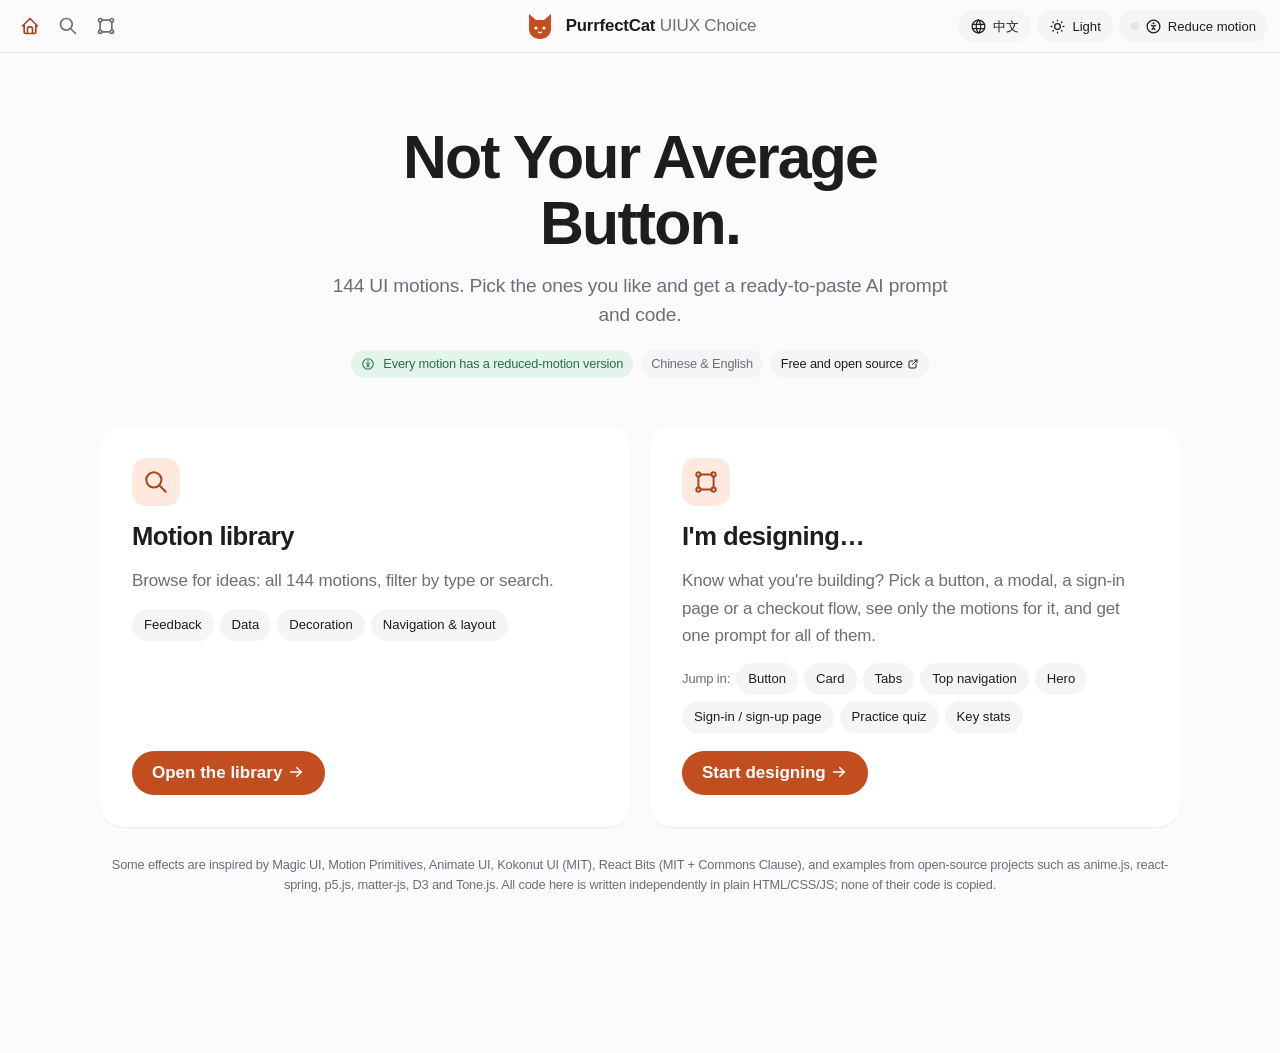
<file: site/index.html>
<!doctype html>
<html lang="zh-CN">
<head>
<meta charset="utf-8">
<meta name="viewport" content="width=device-width, initial-scale=1">
<title>PurrfectCat UIUX Choice</title>
<meta name="description" content="选网站类型、选栏目、选动效，拿到提示词、需求清单和能运行的代码。每个动效都附带减弱动效方案。 Pick a site type, sections and motions — every motion ships with a reduced-motion version.">
<meta name="color-scheme" content="light dark">
<link rel="icon" href="data:image/svg+xml,%3Csvg xmlns='http://www.w3.org/2000/svg' viewBox='0 0 64 64'%3E%3Cpath fill='%23d95f2e' d='M10 8l14 12h16l14-12v30c0 12-10 20-22 20S10 50 10 38z'/%3E%3C/svg%3E">
<script>
  // 先设好主题和减弱动效，避免页面闪一下
  (function () {
    var d = document.documentElement, t = null, r = null;
    try { t = localStorage.getItem("pc-theme"); r = localStorage.getItem("pc-rm"); } catch (e) {}
    d.dataset.theme = t || (matchMedia("(prefers-color-scheme: dark)").matches ? "dark" : "light");
    d.dataset.rm = (r === null ? matchMedia("(prefers-reduced-motion: reduce)").matches : r === "1") ? "1" : "0";
  })();
</script>
<link rel="stylesheet" href="assets/style.css">
</head>
<body>
<a class="sr-only" href="#app">跳到主要内容 / Skip to content</a>
<header class="top">
  <div class="wrap">
    <div class="navicons" id="navicons"></div>
    <a class="brand" href="#" aria-label="PurrfectCat UIUX Choice — 首页 / Home">
      <svg viewBox="0 0 64 64" aria-hidden="true">
        <path fill="var(--accent)" d="M10 8l14 12h16l14-12v30c0 12-10 20-22 20S10 50 10 38z"/>
        <circle cx="24" cy="36" r="3.2" fill="var(--surface)"/>
        <circle cx="40" cy="36" r="3.2" fill="var(--surface)"/>
        <path d="M29 44q3 3 6 0" stroke="var(--surface)" stroke-width="2.4" fill="none" stroke-linecap="round"/>
      </svg>
      <div><b>PurrfectCat</b> <span>UIUX Choice</span><div id="tagline" class="sr-only"></div></div>
    </a>
    <div class="tools">
      <button type="button" class="chip" id="btn-acct" hidden></button>
      <button type="button" class="chip" id="btn-lang"></button>
      <button type="button" class="chip" id="btn-theme"></button>
      <button type="button" class="chip" id="btn-rm" aria-pressed="false"></button>
    </div>
  </div>
</header>

<main class="wrap" id="app" tabindex="-1"></main>

<div class="bar" id="bar" hidden>
  <div class="wrap">
    <nav aria-label="步骤 / Steps"><ol class="steps" id="steps"></ol></nav>
    <div id="barsum"></div>
    <div class="helpbox" id="helpbox" hidden></div>
  </div>
</div>
<dialog id="dlg"></dialog>
<div class="toast" id="toast" role="status" aria-live="polite"></div>

<noscript><p class="wrap">这个网站需要开启 JavaScript。This site needs JavaScript.</p></noscript>
<script src="assets/config.js"></script>
<script src="assets/cloud.js"></script>
<script src="assets/content.js"></script>
<script src="assets/previews.js"></script>
<script src="assets/profile.js"></script>
<script src="assets/app.js"></script>
</body>
</html>
</file>
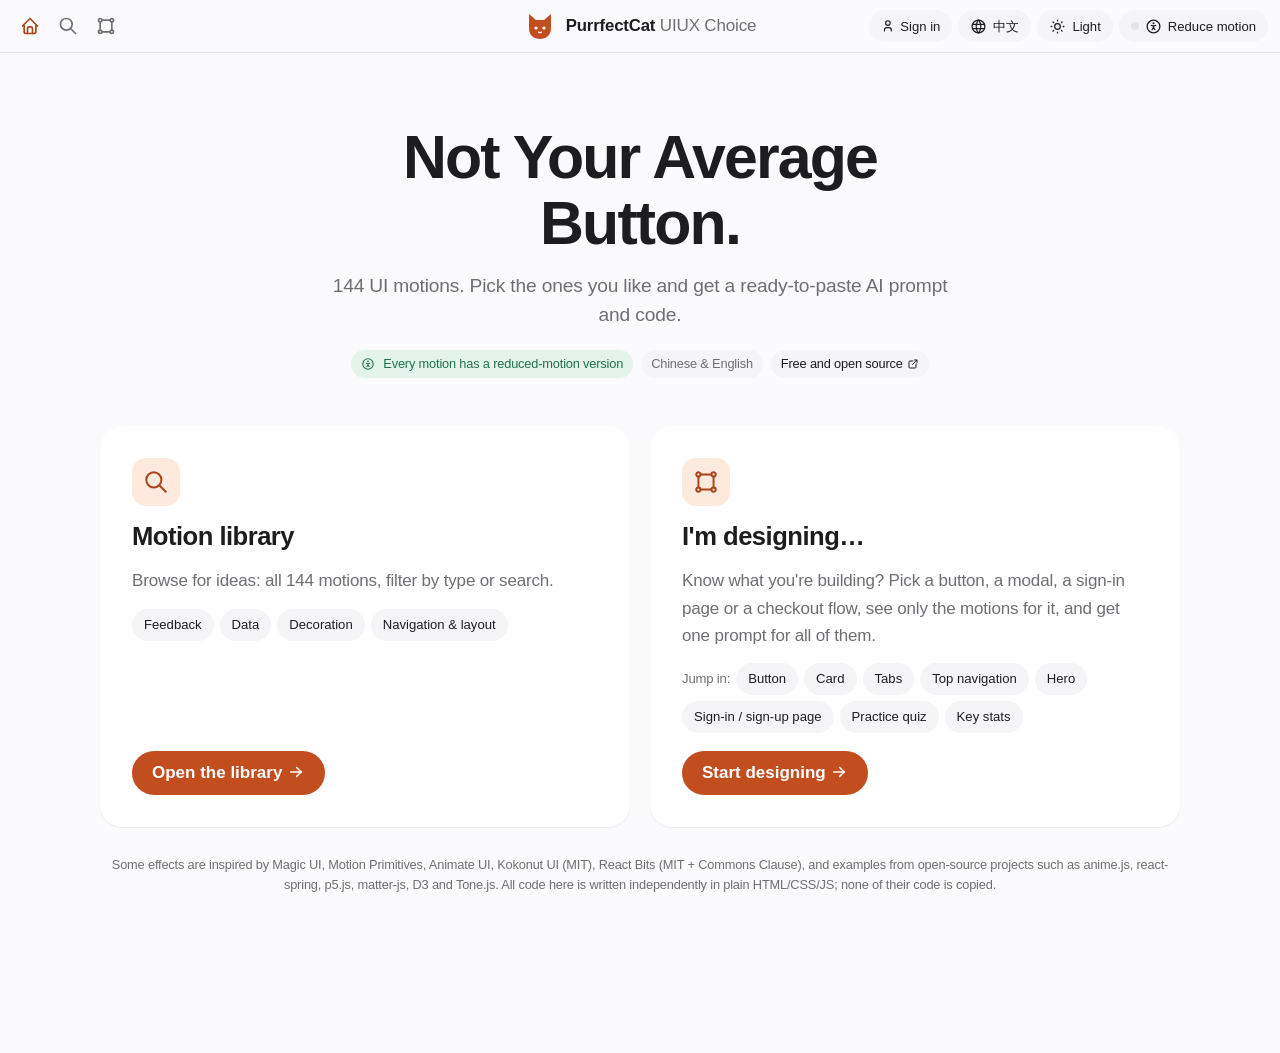
<file: tools/cloud-test.html>
<!doctype html>
<html lang="zh-CN">
<head>
<meta charset="utf-8">
<meta name="viewport" content="width=device-width, initial-scale=1">
<title>PurrfectCat UIUX Choice</title>
<meta name="description" content="选网站类型、选栏目、选动效，拿到提示词、需求清单和能运行的代码。每个动效都附带减弱动效方案。 Pick a site type, sections and motions — every motion ships with a reduced-motion version.">
<meta name="color-scheme" content="light dark">
<link rel="icon" href="data:image/svg+xml,%3Csvg xmlns='http://www.w3.org/2000/svg' viewBox='0 0 64 64'%3E%3Cpath fill='%23d95f2e' d='M10 8l14 12h16l14-12v30c0 12-10 20-22 20S10 50 10 38z'/%3E%3C/svg%3E">
<script>
  // 先设好主题和减弱动效，避免页面闪一下
  (function () {
    var d = document.documentElement, t = null, r = null;
    try { t = localStorage.getItem("pc-theme"); r = localStorage.getItem("pc-rm"); } catch (e) {}
    d.dataset.theme = t || (matchMedia("(prefers-color-scheme: dark)").matches ? "dark" : "light");
    d.dataset.rm = (r === null ? matchMedia("(prefers-reduced-motion: reduce)").matches : r === "1") ? "1" : "0";
  })();
</script>
<link rel="stylesheet" href="../site/assets/style.css">
</head>
<body>
<a class="sr-only" href="#app">跳到主要内容 / Skip to content</a>
<header class="top">
  <div class="wrap">
    <div class="navicons" id="navicons"></div>
    <a class="brand" href="#" aria-label="PurrfectCat UIUX Choice — 首页 / Home">
      <svg viewBox="0 0 64 64" aria-hidden="true">
        <path fill="var(--accent)" d="M10 8l14 12h16l14-12v30c0 12-10 20-22 20S10 50 10 38z"/>
        <circle cx="24" cy="36" r="3.2" fill="var(--surface)"/>
        <circle cx="40" cy="36" r="3.2" fill="var(--surface)"/>
        <path d="M29 44q3 3 6 0" stroke="var(--surface)" stroke-width="2.4" fill="none" stroke-linecap="round"/>
      </svg>
      <div><b>PurrfectCat</b> <span>UIUX Choice</span><div id="tagline" class="sr-only"></div></div>
    </a>
    <div class="tools">
      <button type="button" class="chip" id="btn-acct" hidden></button>
      <button type="button" class="chip" id="btn-lang"></button>
      <button type="button" class="chip" id="btn-theme"></button>
      <button type="button" class="chip" id="btn-rm" aria-pressed="false"></button>
    </div>
  </div>
</header>

<main class="wrap" id="app" tabindex="-1"></main>

<div class="bar" id="bar" hidden>
  <div class="wrap">
    <nav aria-label="步骤 / Steps"><ol class="steps" id="steps"></ol></nav>
    <div id="barsum"></div>
    <div class="helpbox" id="helpbox" hidden></div>
  </div>
</div>
<dialog id="dlg"></dialog>
<div class="toast" id="toast" role="status" aria-live="polite"></div>

<noscript><p class="wrap">这个网站需要开启 JavaScript。This site needs JavaScript.</p></noscript>
<script>window.CLOUD_CONFIG = { url: "mock", anonKey: "mock" };</script>
<script src="mock-cloud.js"></script>
<script src="../site/assets/cloud.js"></script>
<script src="../site/assets/content.js"></script>
<script src="../site/assets/previews.js"></script>
<script src="../site/assets/profile.js"></script>
<script src="../site/assets/app.js"></script>
</body>
</html>
</file>
<file: site/assets/style.css>
/* PurrfectCat UIUX Choice */
:root {
  --bg: #fbfbfd;
  --surface: #ffffff;
  --surface-2: #f5f5f7;
  --ink: #1d1d1f;
  --muted: #6e6e73;
  --border: #e3e3e8;
  --accent: #c24e1f;
  --accent-ink: #a8431b;
  --accent-soft: #fde9dd;
  --ok: #23704c;
  --ok-soft: #e3f4ea;
  --bad: #c2413a;
  --bad-soft: #fbe5e3;
  --shadow-sm: 0 1px 2px rgb(0 0 0 / 0.04), 0 1px 1px rgb(0 0 0 / 0.03);
  --shadow-md: 0 8px 30px rgb(0 0 0 / 0.08);
  --r-sm: 10px;
  --r-md: 14px;
  --r-lg: 18px;
  --font: -apple-system, BlinkMacSystemFont, "SF Pro Text", "Segoe UI", Roboto, "PingFang SC", "Hiragino Sans GB", "Microsoft YaHei", sans-serif;
  --mono: ui-monospace, SFMono-Regular, Menlo, Consolas, monospace;
  --fast: 150ms;
  --base: 250ms;
  --ease: cubic-bezier(0.2, 0.8, 0.2, 1);
  color-scheme: light;
}
[data-theme="dark"] {
  --bg: #000000;
  --surface: #1c1c1e;
  --surface-2: #2c2c2e;
  --ink: #f5f5f7;
  --muted: #98989d;
  --border: #38383a;
  --accent: #f08a5d;
  --accent-ink: #f6a982;
  --accent-soft: #3b2519;
  --ok: #5cc493;
  --ok-soft: #173326;
  --bad: #ef7d74;
  --bad-soft: #3a1c1a;
  --shadow-sm: 0 1px 2px rgb(0 0 0 / 0.5);
  --shadow-md: 0 8px 30px rgb(0 0 0 / 0.6);
  color-scheme: dark;
}

* { box-sizing: border-box; }
html { -webkit-text-size-adjust: 100%; }
body { margin: 0; background: var(--bg); color: var(--ink); font: 16px/1.6 var(--font); }
a { color: var(--accent-ink); }
button { font: inherit; color: inherit; }
:focus-visible { outline: 3px solid var(--accent); outline-offset: 2px; border-radius: 6px; }
.sr-only { position: absolute; width: 1px; height: 1px; overflow: hidden; clip: rect(0 0 0 0); white-space: nowrap; }
code { font-family: var(--mono); font-size: 0.88em; background: var(--surface-2); padding: 0.1em 0.35em; border-radius: 5px; }

.wrap { max-width: 1120px; margin: 0 auto; padding: 0 20px; }

/* ---------- 顶栏 ---------- */
.top { position: sticky; top: 0; z-index: 20; background: color-mix(in srgb, var(--bg) 88%, transparent); backdrop-filter: blur(10px); border-bottom: 1px solid var(--border); }
.top .wrap { display: flex; align-items: center; gap: 12px; height: 60px; }
.brand { display: flex; align-items: center; gap: 10px; text-decoration: none; color: var(--ink); margin-right: auto; }
.brand svg { width: 32px; height: 32px; flex: none; }
.brand b { font-size: 1.05rem; letter-spacing: -0.01em; }
.brand span { color: var(--muted); font-weight: 500; }
.tools { display: flex; gap: 6px; align-items: center; }
.chip { display: inline-flex; align-items: center; gap: 6px; height: 36px; padding: 0 12px; border: 1px solid var(--border); border-radius: 999px; background: var(--surface); cursor: pointer; font-size: 0.875rem; white-space: nowrap; }
.chip:hover { border-color: var(--accent); }
.chip[aria-pressed="true"] { background: var(--accent-soft); border-color: var(--accent); color: var(--accent-ink); }
.chip .dot { width: 8px; height: 8px; border-radius: 50%; background: var(--border); }
.chip[aria-pressed="true"] .dot { background: var(--accent); }

/* ---------- 步骤条 ---------- */
.steps { display: flex; gap: 8px; list-style: none; padding: 6px 0 10px; margin: 0; overflow-x: auto; }
.steps li { flex: 1; min-width: 120px; }
.steps button { width: 100%; display: flex; align-items: center; gap: 10px; padding: 10px 12px; border: 0; border-radius: var(--r-md); background: transparent; color: var(--muted); cursor: pointer; text-align: left; }
.steps button:disabled { cursor: default; opacity: 0.55; }
.steps .n { width: 26px; height: 26px; flex: none; display: grid; place-items: center; border-radius: 50%; border: 2px solid var(--border); font-size: 0.8rem; font-weight: 700; }
.steps [aria-current="step"] { background: var(--surface); color: var(--ink); box-shadow: var(--shadow-sm); }
.steps [aria-current="step"] .n { border-color: var(--accent); background: var(--accent); color: #fff; }
.steps .done .n { border-color: var(--accent); color: var(--accent-ink); }
.steps small { display: block; font-size: 0.75rem; white-space: nowrap; }

/* ---------- 标题区 ---------- */
.head { padding: 28px 0 18px; }
.head h1 { font-size: clamp(1.6rem, 3.2vw, 2.3rem); line-height: 1.2; letter-spacing: -0.02em; margin: 0 0 8px; }
.head p { margin: 0; color: var(--muted); max-width: 62ch; }
.hero-note { display: flex; flex-wrap: wrap; gap: 8px; margin-top: 14px; }
.pill { display: inline-flex; align-items: center; gap: 6px; padding: 4px 10px; border-radius: 999px; background: var(--surface-2); font-size: 0.8rem; color: var(--muted); }
.pill.accent { background: var(--accent-soft); color: var(--accent-ink); }
.pill.ok { background: var(--ok-soft); color: var(--ok); }

/* ---------- 网格与卡片 ---------- */
.grid { display: grid; gap: 14px; grid-template-columns: repeat(auto-fill, minmax(240px, 1fr)); padding-bottom: 120px; }
.card { position: relative; background: var(--surface); border: 1.5px solid var(--border); border-radius: var(--r-lg); padding: 18px; transition: border-color var(--fast), box-shadow var(--fast), transform var(--fast) var(--ease); }
.card.pick { cursor: pointer; }
.card.pick:hover { border-color: color-mix(in srgb, var(--accent) 50%, var(--border)); box-shadow: var(--shadow-md); }
.card.is-on { border-color: var(--accent); box-shadow: 0 0 0 3px var(--accent-soft); }
.card.is-off { opacity: 0.6; }
.card h3 { margin: 0 0 4px; font-size: 1.05rem; }
.card p { margin: 0; color: var(--muted); font-size: 0.9rem; }
.card .icon { font-size: 1.7rem; line-height: 1; margin-bottom: 10px; }
.card .meta { display: flex; flex-wrap: wrap; gap: 6px; margin-top: 12px; }
.card .ex { font-size: 0.8rem; margin-top: 6px; }
.card input[type="checkbox"], .card input[type="radio"] { position: absolute; opacity: 0; inset: 0; width: 100%; height: 100%; margin: 0; cursor: pointer; }
.card input:disabled { cursor: not-allowed; }
.card:has(input:focus-visible) { outline: 3px solid var(--accent); outline-offset: 2px; }
.check-mark { position: absolute; top: 14px; right: 14px; width: 24px; height: 24px; border-radius: 50%; border: 2px solid var(--border); display: grid; place-items: center; background: var(--surface); }
.check-mark svg { width: 14px; height: 14px; stroke: #fff; stroke-width: 3; fill: none; opacity: 0; }
.is-on .check-mark { background: var(--accent); border-color: var(--accent); }
.is-on .check-mark svg { opacity: 1; }
.card .more { position: relative; z-index: 2; margin-top: 12px; }
.linkbtn { border: 0; background: none; padding: 0; color: var(--accent-ink); cursor: pointer; font-size: 0.85rem; text-decoration: underline; text-underline-offset: 3px; }
.req { margin: 10px 0 0; padding: 12px; border-radius: var(--r-md); background: var(--surface-2); font-size: 0.85rem; color: var(--ink); }
.req dt { font-weight: 700; }
.req dd { margin: 0 0 8px; color: var(--muted); }

.group-title { display: flex; align-items: baseline; gap: 10px; margin: 26px 0 12px; }
.group-title h2 { margin: 0; font-size: 1.15rem; }
.group-title p { margin: 0; color: var(--muted); font-size: 0.9rem; }
.grid.flush { padding-bottom: 0; }
.spacer { height: 120px; }

/* ---------- 动效卡 ---------- */
.tabs { display: flex; gap: 6px; flex-wrap: wrap; margin: 4px 0 6px; }
.tabs button { height: 36px; padding: 0 14px; border-radius: 999px; border: 1px solid var(--border); background: var(--surface); cursor: pointer; font-size: 0.9rem; }
.tabs button[aria-selected="true"] { background: var(--ink); color: var(--bg); border-color: var(--ink); }
.tabs .count { opacity: 0.6; margin-left: 4px; }

.mcard { padding: 0; overflow: hidden; display: flex; flex-direction: column; }
.stage { position: relative; height: 132px; display: grid; place-items: center; background: var(--surface-2); border-bottom: 1px solid var(--border); overflow: hidden; isolation: isolate; }
.stage .hint { position: absolute; left: 10px; bottom: 8px; font-size: 0.72rem; color: var(--muted); pointer-events: none; }
.stage .playbtn { position: absolute; right: 8px; bottom: 8px; z-index: 3; height: 28px; padding: 0 10px; border-radius: 999px; border: 1px solid var(--border); background: var(--surface); font-size: 0.75rem; cursor: pointer; }
.mcard .stage { z-index: 1; cursor: pointer; }
.mcard .check-mark { top: 146px; }
.mcard .foot .more { white-space: nowrap; }
.mcard .body { padding: 14px 16px 6px; flex: 1; }
.mcard .body h3 { padding-right: 30px; }
.mcard .foot { display: flex; justify-content: space-between; align-items: center; gap: 8px; padding: 10px 16px 14px; }
.mcard .facts { font-size: 0.78rem; color: var(--muted); }
.usedin { font-size: 0.78rem; color: var(--muted); margin-top: 8px; }
.refline { font-size: 0.75rem; color: var(--muted); margin: 4px 0 0; }
.ext .stage { background: repeating-linear-gradient(-45deg, var(--surface-2) 0 10px, var(--surface) 10px 20px); }
.ext .stage span { padding: 6px 12px; border-radius: 999px; background: var(--surface); border: 1px solid var(--border); font-size: 0.8rem; color: var(--muted); }

.group-title.cat { margin-top: 34px; padding-top: 18px; border-top: 1px solid var(--border); }
.mgroup { margin: 14px 0 6px; }
.mgroup__title { display: flex; align-items: center; gap: 8px; margin: 0 0 10px; font-size: 0.95rem; }
.mtools { display: flex; flex-wrap: wrap; align-items: center; gap: 10px 14px; margin: 12px 0 0; font-size: 0.85rem; color: var(--muted); }
.pill.rec { font-size: 0.7rem; padding: 2px 8px; vertical-align: 2px; }

.entry { display: flex; align-items: center; justify-content: space-between; gap: 12px 20px; flex-wrap: wrap; margin: 0 0 16px; padding: 14px 18px; border: 1.5px dashed var(--accent); border-radius: var(--r-lg); background: var(--accent-soft); }
.entry b { display: block; }
.entry span { color: var(--muted); font-size: 0.9rem; }
.back-site { margin-bottom: 10px; }
.chips { display: flex; flex-wrap: wrap; gap: 6px; margin: 10px 0; }
.chips .chip { height: 32px; font-size: 0.82rem; }
.search input { width: min(420px, 100%); height: 40px; padding: 0 14px; border: 1.5px solid var(--border); border-radius: 999px; background: var(--surface); color: var(--ink); font: inherit; }
.search input:focus-visible { outline: 3px solid var(--accent); outline-offset: 1px; }
.mgroup__title small { color: var(--muted); font-weight: 400; font-size: 0.8rem; }
.pill.tpill { padding: 1px 8px; font-size: 0.72rem; background: var(--surface-2); }
.empty { color: var(--muted); padding: 30px 0; }

/* ---------- 首页 ---------- */
.home { padding: 40px 0 80px; }
.home h1 { font-size: clamp(1.8rem, 4vw, 2.8rem); line-height: 1.15; letter-spacing: -0.02em; margin: 0 0 12px; max-width: 20ch; }
.home__lead { color: var(--muted); max-width: 60ch; margin: 0; font-size: 1.05rem; }
.entries { display: grid; grid-template-columns: repeat(auto-fit, minmax(300px, 1fr)); gap: 16px; margin: 32px 0 24px; }
.entry-card { display: flex; flex-direction: column; gap: 10px; padding: 24px; border: 1.5px solid var(--border); border-radius: var(--r-lg); background: var(--surface); }
.entry-card__icon { font-size: 2rem; line-height: 1; }
.entry-card h2 { margin: 0; font-size: 1.35rem; }
.entry-card p { margin: 0; color: var(--muted); }
.entry-card__chips { display: flex; flex-wrap: wrap; gap: 6px; align-items: center; margin: 4px 0 8px; }
.entry-card__chips .chip { height: 32px; font-size: 0.82rem; }
.entry-card .btn { align-self: flex-start; margin-top: auto; }
.quick { font-size: 0.82rem; color: var(--muted); }
.steps[hidden], .bar[hidden] { display: none; }

/* ---------- 筛选与分组 ---------- */
.filters { display: flex; flex-wrap: wrap; gap: 6px; align-items: center; margin: 4px 0 12px; }
.filters__label { font-size: 0.85rem; color: var(--muted); margin-right: 4px; }
.filters .chip { height: 32px; font-size: 0.82rem; }
.fblock { margin: 8px 0 28px; padding-top: 18px; border-top: 1px solid var(--border); }
.fblock__title { margin: 0 0 6px; font-size: 1.3rem; }
.cards { display: grid; gap: 12px; grid-template-columns: repeat(auto-fill, minmax(210px, 1fr)); }

/* ---------- 动效卡：预览 + 名字 + 复制 ---------- */
.mcard { padding: 0; overflow: hidden; display: flex; flex-direction: column; }
.mcard .stage { height: 128px; }
.pickbox { position: absolute; top: 134px; right: 10px; z-index: 3; width: 32px; height: 32px; display: grid; place-items: center; cursor: pointer; }
.pickbox .check-mark { position: static; width: 26px; height: 26px; }
.pickbox:hover .check-mark { border-color: var(--accent); }
.mcard:has(input:focus-visible) { outline: none; }
.pickbox:has(input:focus-visible) .check-mark { outline: 3px solid var(--accent); outline-offset: 2px; }
.mcard .playbtn { width: 28px; padding: 0; }
.mbody { position: relative; z-index: 2; display: flex; align-items: center; gap: 6px; flex-wrap: wrap; padding: 10px 44px 4px 14px; }
.mname { border: 0; background: none; padding: 0; font: inherit; font-weight: 700; color: var(--ink); text-align: left; cursor: pointer; text-decoration: underline; text-decoration-color: transparent; text-underline-offset: 3px; transition: text-decoration-color var(--fast); }
.mname:hover { text-decoration-color: currentColor; }
.copies { position: relative; z-index: 2; display: flex; flex-wrap: wrap; gap: 6px; padding: 6px 14px 14px; }
.cbtn { height: 28px; padding: 0 10px; border: 1px solid var(--border); border-radius: 8px; background: var(--surface-2); color: var(--ink); font: 600 0.75rem var(--font); cursor: pointer; text-decoration: none; display: inline-flex; align-items: center; }
.cbtn { transition: background-color var(--fast), border-color var(--fast), color var(--fast), transform var(--fast) var(--ease), box-shadow var(--fast); }
.cbtn:hover, .cbtn:focus-visible { border-color: var(--accent); background: var(--accent-soft); color: var(--accent-ink); transform: translateY(-1px); box-shadow: var(--shadow-sm); }
.cbtn:active { transform: scale(0.96); }
.cbtn:first-child { background: var(--accent-soft); border-color: transparent; color: var(--accent-ink); }
.cbtn:first-child:hover, .cbtn:first-child:focus-visible { background: var(--accent); border-color: var(--accent); color: #fff; }
[data-theme="dark"] .cbtn:first-child:hover, [data-theme="dark"] .cbtn:first-child:focus-visible { color: #1b120c; }
.cbtn.is-copied, .cbtn.is-copied:hover { background: var(--ok-soft); border-color: var(--ok); color: var(--ok); }
[data-rm="1"] .cbtn:hover, [data-rm="1"] .cbtn:focus-visible, [data-rm="1"] .cbtn:active { transform: none; }

/* 四大类：下划线标签（第一层），类型：小圆角按钮（第二层） */
.cattabs { position: relative; display: flex; gap: 4px; margin: 4px 0 14px; border-bottom: 1px solid var(--border); overflow-x: auto; scrollbar-width: none; }
.cattabs button { flex: none; padding: 10px 14px 12px; border: 0; background: none; color: var(--muted); font: inherit; font-size: 1.05rem; font-weight: 600; cursor: pointer; white-space: nowrap; transition: color var(--fast); }
.cattabs button:hover { color: var(--ink); }
.cattabs button[aria-selected="true"] { color: var(--ink); }
.cattabs .count { margin-left: 6px; font-size: 0.8rem; font-weight: 500; color: var(--muted); }
.cattabs__bar { position: absolute; left: 0; bottom: -1px; height: 3px; width: var(--w, 0); transform: translateX(var(--x, 0)); border-radius: 3px 3px 0 0; background: var(--accent); transition: transform var(--base) var(--ease), width var(--base) var(--ease); }
[data-rm="1"] .cattabs__bar { transition: none; }
.typefilters .chip { height: 30px; font-size: 0.8rem; }

/* ---------- 检查清单 ---------- */
.checklist-panel summary { cursor: pointer; display: grid; gap: 4px; list-style: none; }
.checklist-panel summary::-webkit-details-marker { display: none; }
.checklist-panel summary b::before { content: "▸ "; color: var(--muted); }
.checklist-panel[open] summary b::before { content: "▾ "; }
.checklist-panel summary span { color: var(--muted); font-size: 0.9rem; }
.check-group h3 { margin: 18px 0 6px; font-size: 1rem; }
.checks { list-style: none; margin: 10px 0 0; padding: 0; display: grid; gap: 6px; }
.checks label { display: flex; gap: 10px; align-items: flex-start; font-size: 0.9rem; cursor: pointer; }
.checks input { margin-top: 4px; accent-color: var(--accent); }
.checks input:checked + span { color: var(--muted); text-decoration: line-through; }

/* ---------- 底栏 ---------- */
.bar { position: fixed; left: 0; right: 0; bottom: 0; z-index: 15; background: color-mix(in srgb, var(--surface) 94%, transparent); backdrop-filter: blur(10px); border-top: 1px solid var(--border); }
.bar .wrap { display: flex; align-items: center; gap: 12px; min-height: 72px; padding-top: 10px; padding-bottom: calc(10px + env(safe-area-inset-bottom)); }
.bar .sum { margin-right: auto; font-size: 0.9rem; color: var(--muted); min-width: 0; }
.bar .sum b { color: var(--ink); }
.btn { height: 44px; padding: 0 20px; border-radius: 999px; border: 1.5px solid var(--border); background: var(--surface); cursor: pointer; font-weight: 600; white-space: nowrap; }
.btn:hover { border-color: var(--ink); }
.btn.primary { background: var(--accent); border-color: var(--accent); color: #fff; }
.btn.primary:hover { background: var(--accent-ink); border-color: var(--accent-ink); }
[data-theme="dark"] .btn.primary { color: #1b120c; }
.btn:disabled { opacity: 0.45; cursor: not-allowed; }
.btn.sm { height: 34px; padding: 0 14px; font-size: 0.85rem; }

/* ---------- 结果页 ---------- */
.result { display: grid; gap: 16px; padding-bottom: 120px; }
.panel { background: var(--surface); border: 1.5px solid var(--border); border-radius: var(--r-lg); padding: 20px; }
.panel h2 { margin: 0 0 6px; font-size: 1.1rem; }
.panel > p { margin: 0 0 12px; color: var(--muted); font-size: 0.9rem; }
.panel .row { display: flex; gap: 8px; flex-wrap: wrap; margin-top: 12px; }
pre { margin: 0; max-height: 420px; overflow: auto; padding: 16px; border-radius: var(--r-md); background: #1d1814; color: #f1e8df; font: 13px/1.55 var(--mono); white-space: pre-wrap; word-break: break-word; }
.checklist { margin: 0; padding: 0; list-style: none; display: grid; gap: 12px; }
.checklist > li { border: 1px solid var(--border); border-radius: var(--r-md); padding: 14px; }
.checklist h3 { margin: 0 0 6px; font-size: 1rem; display: flex; gap: 8px; align-items: center; flex-wrap: wrap; }
.checklist ul { margin: 6px 0 0; padding-left: 1.2em; color: var(--muted); font-size: 0.9rem; }
.checklist .rmline { color: var(--ok); }
.toast { position: fixed; left: 50%; bottom: 96px; transform: translateX(-50%); z-index: 40; padding: 10px 16px; border-radius: 999px; background: var(--ink); color: var(--bg); font-size: 0.9rem; opacity: 0; pointer-events: none; transition: opacity var(--base); }
.toast.on { opacity: 1; }

/* ---------- 详情弹窗 ---------- */
dialog { width: min(760px, calc(100vw - 24px)); max-height: calc(100vh - 40px); padding: 0; border: 1px solid var(--border); border-radius: var(--r-lg); background: var(--surface); color: var(--ink); box-shadow: var(--shadow-md); }
dialog::backdrop { background: rgb(20 12 6 / 0.45); }
.dlg-head { position: sticky; top: 0; display: flex; align-items: flex-start; gap: 12px; padding: 18px 20px; background: var(--surface); border-bottom: 1px solid var(--border); z-index: 1; }
.dlg-head h2 { margin: 0; font-size: 1.2rem; }
.dlg-head p { margin: 2px 0 0; color: var(--muted); font-size: 0.9rem; }
.dlg-head .btn { margin-left: auto; }
.dlg-body { padding: 4px 20px 20px; }
.dlg-body h3 { font-size: 0.95rem; margin: 18px 0 6px; }
.dlg-body ul { margin: 0; padding-left: 1.2em; }
.dlg-body .stage { height: 170px; border: 1px solid var(--border); border-radius: var(--r-md); margin-top: 16px; }
.codetabs { display: flex; gap: 6px; margin: 8px 0; }
.codetabs button { height: 30px; padding: 0 12px; border-radius: 8px; border: 1px solid var(--border); background: var(--surface); cursor: pointer; font: 600 0.8rem var(--mono); }
.codetabs button[aria-selected="true"] { background: var(--ink); color: var(--bg); }

.foot-note { color: var(--muted); font-size: 0.8rem; padding: 0 0 110px; }

.steps button > span:last-child { white-space: nowrap; }
.chip .ic { font-size: 0.95rem; }
@media (max-width: 640px) {
  .brand span, .chip .lbl { display: none; }
  .chip { padding: 0 10px; }
  .top .wrap { gap: 8px; }
  .steps { gap: 4px; }
  .steps small { display: none; }
  .steps li { flex: 0 0 auto; min-width: 0; }
  .steps button { padding: 8px; }
  .steps button > span:last-child { display: none; }
  .steps [aria-current="step"] > span:last-child { display: inline; }
  .bar .sum { font-size: 0.8rem; }
  .btn { padding: 0 16px; }
}

/* ======================================================
   预览舞台：每个动效的迷你演示
   ====================================================== */
.stage > * { transition-timing-function: var(--ease); }
.pv-card { width: 150px; padding: 10px; border-radius: 12px; background: var(--surface); border: 1.5px solid var(--border); display: grid; gap: 2px; font-size: 0.8rem; transition: transform 150ms var(--ease), box-shadow 150ms, border-color 150ms; }
.pv-card small { color: var(--muted); }
.pv-cover { height: 34px; border-radius: 8px; background: linear-gradient(135deg, var(--accent-soft), #e8e2ff); margin-bottom: 4px; }
.pv-card.on { transform: translateY(-4px); box-shadow: var(--shadow-md); border-color: var(--accent); }

.pv-bookmark svg { width: 44px; height: 44px; fill: transparent; stroke: var(--muted); stroke-width: 1.8; stroke-linejoin: round; transition: fill 200ms, stroke 200ms; }
.pv-bookmark { display: inline-block; }
.pv-bookmark.on svg { fill: var(--accent); stroke: var(--accent); }
.pv-bookmark.on { animation: pv-pop 350ms var(--ease); }
@keyframes pv-pop { 0% { transform: scale(1); } 40% { transform: scale(1.3); } 100% { transform: scale(1); } }

.pv-play { position: relative; width: 60px; height: 60px; border-radius: 50%; background: var(--accent); display: grid; place-items: center; }
.pv-play svg { position: absolute; width: 26px; height: 26px; fill: #fff; transition: opacity 250ms, transform 250ms var(--ease); }
.pv-play .i-pause { opacity: 0; transform: rotate(-90deg) scale(0.6); }
.pv-play.on .i-play { opacity: 0; transform: rotate(90deg) scale(0.6); }
.pv-play.on .i-pause { opacity: 1; transform: none; }

.pv-options { display: flex; gap: 8px; }
.pv-opt { position: relative; width: 52px; height: 44px; display: grid; place-items: center; border: 2px solid var(--border); border-radius: 10px; background: var(--surface); font-weight: 700; transition: border-color 150ms, background 150ms; }
.pv-opt.on { border-color: var(--accent); background: var(--accent-soft); }
.pv-opt.on::after { content: ""; position: absolute; inset: -2px; border-radius: inherit; animation: pv-pulse 400ms var(--ease); }
@keyframes pv-pulse { from { box-shadow: 0 0 0 0 color-mix(in srgb, var(--accent) 45%, transparent); } to { box-shadow: 0 0 0 12px transparent; } }
.pv-wrong.on { border-color: var(--bad); background: var(--bad-soft); animation: pv-shake 300ms ease-in-out; }
.pv-wrong.on::after { animation: none; }
@keyframes pv-shake { 0%, 100% { transform: translateX(0); } 20%, 60% { transform: translateX(-6px); } 40%, 80% { transform: translateX(6px); } }
.pv-hint { position: absolute; top: 18px; color: var(--bad); font-weight: 600; opacity: 0; transition: opacity 150ms; }
.pv-hint.on { opacity: 1; }

.pv-confetti { position: relative; display: grid; place-items: center; }
.pv-btn { padding: 8px 18px; border-radius: 999px; background: var(--accent); color: #fff; font-weight: 700; font-size: 0.85rem; }
.pv-confetti i { position: absolute; width: 7px; height: 11px; border-radius: 2px; pointer-events: none; animation: pv-confetti 900ms cubic-bezier(0.1, 0.7, 0.3, 1) forwards; }
@keyframes pv-confetti { from { transform: translate(0, 0) rotate(0); opacity: 1; } to { transform: translate(var(--x), var(--y)) rotate(var(--r)); opacity: 0; } }
.pv-badge { position: absolute; top: -34px; white-space: nowrap; padding: 3px 10px; border-radius: 999px; background: var(--ok-soft); color: var(--ok); font-weight: 700; font-size: 0.8rem; opacity: 0; }
.pv-badge.on { animation: pv-badge 2s linear forwards; }
@keyframes pv-badge { 0%, 85% { opacity: 1; } 100% { opacity: 0; } }

.pv-progress { width: 70%; height: 12px; border-radius: 999px; background: var(--border); overflow: hidden; }
.pv-progress span { display: block; height: 100%; width: 100%; background: var(--accent); border-radius: inherit; transform: scaleX(0); transform-origin: left; transition: transform 800ms var(--ease); }
.pv-progress.on span { transform: scaleX(0.7); }
.pv-pct { position: absolute; top: 28px; color: var(--muted); font-weight: 600; }

.stage:has(.pv-num) { align-content: center; gap: 0; }
.pv-num { font-size: 2rem; font-variant-numeric: tabular-nums; letter-spacing: -0.02em; }
.stage:has(.pv-num) small { color: var(--muted); }

.pv-streak { font-size: 1.6rem; font-weight: 800; padding: 6px 14px; border-radius: 999px; }
.pv-streak b { display: inline-block; }
.pv-streak.on b { animation: pv-bump 400ms var(--ease); }
@keyframes pv-bump { 0% { transform: translateY(0) scale(1); } 40% { transform: translateY(-8px) scale(1.25); } 100% { transform: none; } }

.stage:has(.pv-check) { display: flex; gap: 10px; }
.pv-check { width: 34px; height: 34px; border-radius: 50%; background: var(--ok-soft); display: grid; place-items: center; }
.pv-check svg { width: 20px; height: 20px; fill: none; stroke: var(--ok); stroke-width: 3; stroke-linecap: round; stroke-linejoin: round; stroke-dasharray: 24; stroke-dashoffset: 24; }
.pv-check.on svg { stroke-dashoffset: 0; transition: stroke-dashoffset 400ms var(--ease); }

.pv-reveal { width: 70%; display: grid; gap: 6px; }
.pv-reveal span { height: 8px; border-radius: 4px; background: var(--border); }
.pv-reveal span:last-child { width: 60%; }
.pv-reveal.on { animation: pv-rise 400ms var(--ease) both; }
@keyframes pv-rise { from { opacity: 0; transform: translateY(16px); } to { opacity: 1; transform: none; } }
@keyframes pv-fade { from { opacity: 0; } to { opacity: 1; } }

.pv-stagger { display: grid; grid-template-columns: repeat(4, 34px); gap: 8px; }
.pv-stagger span { height: 46px; border-radius: 8px; background: var(--surface); border: 1.5px solid var(--border); }
.pv-stagger.on span { animation: pv-rise 400ms var(--ease) both; animation-delay: calc(var(--i) * 60ms); }

.pv-flip { width: 150px; height: 80px; perspective: 600px; }
.pv-flip__in { position: relative; width: 100%; height: 100%; transform-style: preserve-3d; transition: transform 400ms var(--ease); }
.pv-flip__in span { position: absolute; inset: 0; display: grid; place-items: center; border-radius: 12px; border: 1.5px solid var(--border); background: var(--surface); font-weight: 700; backface-visibility: hidden; transition: opacity 400ms; }
.pv-flip__in .b { transform: rotateY(180deg); background: var(--accent-soft); color: var(--accent-ink); }
.pv-flip.on .pv-flip__in { transform: rotateY(180deg); }

.pv-glow { position: absolute; inset: 0; background: var(--accent-soft); z-index: -1; }
.pv-glow span { position: absolute; width: 70%; aspect-ratio: 1; border-radius: 50%; filter: blur(28px); opacity: 0.6; }
.pv-glow .a { background: #f7b38f; top: -40%; left: -15%; }
.pv-glow .b { background: #b9b3ff; bottom: -50%; right: -15%; }
.pv-glow.on span { animation: pv-drift 3.5s ease-in-out infinite alternate; }
.pv-glow.on .b { animation-delay: -1.7s; }
@keyframes pv-drift { to { transform: translate(30%, 25%) scale(1.15); } }
[data-theme="dark"] .pv-glow .a { background: #8a4527; }
[data-theme="dark"] .pv-glow .b { background: #3e3a8a; }


/* ---------- 做题栏目新增动效的预览 ---------- */
.pv-wide { width: auto; padding: 0 14px; gap: 8px; display: inline-flex; }
.pv-opt small { font-size: 0.72rem; font-weight: 700; }
.pv-col { display: grid; gap: 8px; justify-items: center; }
.pv-fill { overflow: hidden; isolation: isolate; }
.pv-fill::before { content: ""; position: absolute; inset: 0; z-index: -1; background: var(--accent-soft); transform: scaleX(0); transform-origin: left; transition: transform 250ms var(--ease); }
.pv-fill.sel { border-color: var(--accent); }
.pv-fill.sel::before { transform: scaleX(1); }
.pv-chk::after { content: "✓"; position: absolute; top: -8px; right: -8px; width: 20px; height: 20px; border-radius: 50%; display: grid; place-items: center; background: var(--accent); color: #fff; font-size: 12px; transform: scale(0); transition: transform 250ms cubic-bezier(0.34, 1.56, 0.64, 1); }
.pv-chk.sel { border-color: var(--accent); background: var(--accent-soft); }
.pv-chk.sel::after { transform: scale(1); }
.pv-right { border-color: var(--ok); background: var(--ok-soft); color: var(--ok); }
.pv-bad { border-color: var(--bad); background: var(--bad-soft); color: var(--bad); }
.pv-right.glow { animation: pv-glow 700ms var(--ease); }
@keyframes pv-glow { 0% { box-shadow: 0 0 0 0 color-mix(in srgb, var(--ok) 50%, transparent); } 70% { box-shadow: 0 0 0 14px transparent; } 100% { box-shadow: none; } }
.pv-right.bounce { animation: pv-bounce 450ms cubic-bezier(0.34, 1.56, 0.64, 1); }
@keyframes pv-bounce { 40% { transform: scale(1.08); } }
.pv-hintbox { padding: 4px 10px; border-left: 3px solid #f59e0b; border-radius: 6px; background: #fffbeb; color: #92400e; font-size: 0.78rem; opacity: 0; }
[data-theme="dark"] .pv-hintbox { background: #3a2e12; color: #f8d48a; }
.pv-hintbox.on { animation: pv-hint 250ms var(--ease) both; }
@keyframes pv-hint { from { opacity: 0; transform: translateY(-6px); } to { opacity: 1; transform: none; } }
.pv-ans { color: var(--muted); }
.pv-ans small { opacity: 0; }
.pv-ans.show { animation: pv-ans 400ms var(--ease) 300ms both; border-style: dashed; }
.pv-ans.show small { opacity: 1; transition: opacity 200ms 300ms; color: var(--ok); }
@keyframes pv-ans { from { border-color: var(--border); background: var(--surface); } to { border-color: var(--ok); background: var(--ok-soft); color: var(--ok); } }
.pv-press { transition: transform 150ms var(--ease), filter 150ms; }
.pv-press.on { transform: scale(0.94); }
.pv-arrow { display: inline-block; font-style: normal; }
.pv-arrow.on { animation: pv-nudge 600ms ease-in-out 2; }
@keyframes pv-nudge { 50% { transform: translateX(6px); } }
.pv-ring, .pv-timer { position: relative; width: 74px; height: 74px; display: grid; place-items: center; }
.pv-ring svg, .pv-timer svg { position: absolute; inset: 0; transform: rotate(-90deg); }
.pv-ring circle, .pv-timer circle { fill: none; stroke: var(--border); stroke-width: 3.5; }
.pv-ring .bar { stroke: var(--accent); stroke-linecap: round; stroke-dasharray: 100; stroke-dashoffset: 100; transition: stroke-dashoffset 600ms var(--ease); }
.pv-ring.on .bar { stroke-dashoffset: 33.3; }
.pv-ring b, .pv-timer b { font-size: 0.9rem; font-variant-numeric: tabular-nums; }
.pv-dots { display: flex; gap: 12px; }
.pv-dots i { width: 12px; height: 12px; border-radius: 50%; background: var(--border); transition: transform 250ms cubic-bezier(0.34, 1.56, 0.64, 1), background-color 250ms, box-shadow 250ms; }
.pv-dots i.done { background: var(--accent); }
.pv-dots i.cur { transform: scale(1.35); background: var(--surface); box-shadow: 0 0 0 2px var(--accent); }
.pv-seg { display: flex; gap: 5px; width: 72%; }
.pv-seg i { position: relative; flex: 1; height: 10px; border-radius: 99px; background: var(--border); overflow: hidden; }
.pv-seg i::after { content: ""; position: absolute; inset: 0; transform: scaleX(0); transform-origin: left; }
.pv-seg i.r::after { background: var(--ok); }
.pv-seg i.w::after { background: repeating-linear-gradient(-45deg, var(--bad) 0 4px, #f3a19b 4px 8px); }
.pv-seg.on i::after { transform: scaleX(1); transition: transform 400ms var(--ease); transition-delay: calc(var(--i) * 300ms); }
.pv-flame { font-size: 1.5rem; font-weight: 800; display: inline-flex; align-items: center; gap: 6px; }
.pv-flame i { font-style: normal; display: inline-block; transform-origin: 50% 85%; transform: scale(calc(1 + var(--l, 0) * 0.18)); transition: transform 250ms cubic-bezier(0.34, 1.56, 0.64, 1); }
.pv-flame[data-l="0"] i { filter: grayscale(1); opacity: 0.5; transition: none; }
.pv-flame.flare i { animation: pv-flicker 500ms ease-in-out; }
@keyframes pv-flicker { 25% { rotate: -10deg; } 75% { rotate: 8deg; } }
.stage:has(.pv-combo) { display: flex; gap: 10px; }
.pv-streak.sm { font-size: 1.3rem; }
.pv-combo { padding: 3px 9px; border-radius: 7px; background: #c2410c; color: #fff; font-size: 0.85rem; font-weight: 800; }
.pv-combo[hidden] { display: none; }
.pv-combo.on { animation: pv-combo 450ms cubic-bezier(0.34, 1.56, 0.64, 1); }
@keyframes pv-combo { 0% { transform: scale(0.6) rotate(-8deg); opacity: 0; } 60% { transform: scale(1.15) rotate(3deg); opacity: 1; } }
.pv-stars { display: flex; gap: 8px; font-size: 2.2rem; line-height: 1; color: var(--border); }
.pv-stars i { font-style: normal; display: inline-block; }
.pv-stars i.lit { color: #f59e0b; }
.pv-stars.on i.lit { animation: pv-star 400ms cubic-bezier(0.34, 1.56, 0.64, 1) both; animation-delay: calc(var(--i) * 200ms + 100ms); }
@keyframes pv-star { 0% { transform: scale(0.3); color: var(--border); } 70% { transform: scale(1.25); } 100% { transform: scale(1); color: #f59e0b; } }
.pv-xp { width: 72%; font-size: 0.8rem; }
.pv-xp .h { display: flex; justify-content: space-between; margin-bottom: 4px; }
.pv-xp .h b { display: inline-block; }
.pv-xp .h b.up { color: var(--ok); animation: pv-bounce 500ms cubic-bezier(0.34, 1.56, 0.64, 1); }
.pv-xp .h span { color: var(--accent-ink); font-weight: 700; }
.pv-xp .t { height: 10px; border-radius: 99px; background: var(--border); overflow: hidden; }
.pv-xp .t i { display: block; height: 100%; background: linear-gradient(90deg, var(--accent), #8b5cf6); transform-origin: left; transform: scaleX(0.8); transition: transform 800ms var(--ease); }
.pv-timer .bar { stroke: var(--accent); stroke-dasharray: 100; stroke-dashoffset: var(--used, 0); transition: stroke-dashoffset 260ms linear, stroke 250ms; }
.pv-timer.low .bar { stroke: #f59e0b; }
.pv-count { display: inline-flex; align-items: center; gap: 8px; padding: 6px 14px; border-radius: 99px; background: var(--surface); font-size: 1.3rem; font-weight: 800; font-variant-numeric: tabular-nums; transition: background-color 250ms, color 250ms; }
.pv-count b { display: inline-block; }
.pv-count small { font-size: 0.75rem; }
.pv-count.low { background: #fff7ed; color: #c2410c; }
[data-theme="dark"] .pv-count.low { background: #3b2213; color: #f6a26b; }
.pv-count.low b { animation: pv-pulse 260ms ease-in-out infinite; }
@keyframes pv-pulse { 50% { transform: scale(1.12); } }
.pv-slide { position: relative; width: 150px; height: 80px; overflow: hidden; border-radius: 12px; display: grid; }
.pv-slide span { grid-area: 1 / 1; display: grid; place-items: center; border-radius: 12px; border: 1.5px solid var(--border); background: var(--surface); font-weight: 700; transition: transform 400ms var(--ease), opacity 400ms; }
.pv-slide .b { transform: translateX(100%); background: var(--accent-soft); color: var(--accent-ink); }
.pv-slide.on .b { transform: none; }
.pv-slide.on .f { transform: translateX(-30%); }
.pv-q span { display: inline-block; padding: 14px 22px; border-radius: 12px; border: 1.5px solid var(--border); background: var(--surface); font-weight: 700; }
.pv-q span.slide { animation: pv-qslide 400ms var(--ease); }
.pv-q span.fade { animation: pv-qfade 300ms var(--ease); }
@keyframes pv-qslide { from { opacity: 0; transform: translateX(24px); } }
@keyframes pv-qfade { from { opacity: 0; transform: scale(0.94); } }

/* 减弱动效 */
[data-rm="1"] .pv-fill::before, [data-rm="1"] .pv-chk::after { transition: none; }
[data-rm="1"] .pv-right.glow { animation: none; box-shadow: 0 0 0 3px var(--ok-soft); }
[data-rm="1"] .pv-right.bounce { animation: none; }
[data-rm="1"] .pv-hintbox.on { animation: none; opacity: 1; }
[data-rm="1"] .pv-ans.show { animation: none; border-color: var(--ok); background: var(--ok-soft); color: var(--ok); }
[data-rm="1"] .pv-ans.show small { transition: none; }
[data-rm="1"] .pv-press.on { transform: none; filter: brightness(0.85); }
[data-rm="1"] .pv-arrow.on { animation: none; }
[data-rm="1"] .pv-ring .bar, [data-rm="1"] .pv-dots i, [data-rm="1"] .pv-seg.on i::after { transition: none; }
[data-rm="1"] .pv-flame i { transition: none; }
[data-rm="1"] .pv-flame.flare i, [data-rm="1"] .pv-combo.on, [data-rm="1"] .pv-stars.on i.lit { animation: none; }
[data-rm="1"] .pv-xp .t i { transition: none !important; }
[data-rm="1"] .pv-xp .h b.up { animation: none; }
[data-rm="1"] .pv-timer .bar { opacity: 0; }
[data-rm="1"] .pv-count.low b { animation: none; }
[data-rm="1"] .pv-slide span { transform: none !important; }
[data-rm="1"] .pv-slide .b { opacity: 0; }
[data-rm="1"] .pv-slide.on .b { opacity: 1; }
[data-rm="1"] .pv-slide.on .f { opacity: 0; }
[data-rm="1"] .pv-q span.slide, [data-rm="1"] .pv-q span.fade { animation: pv-fade 150ms linear; }


/* ---------- 改写的外部组件预览 ---------- */
.pv-seg2, .pv-nav { position: relative; display: inline-flex; gap: 4px; padding: 4px; border-radius: 99px; background: var(--border); font-size: 0.85rem; font-weight: 600; }
.pv-nav { background: transparent; }
.pv-seg2 .t, .pv-nav span { position: relative; z-index: 1; padding: 6px 14px; border-radius: 99px; color: var(--muted); }
.pv-seg2 .t.on { color: var(--ink); }
.pv-nav .cur { color: var(--accent-ink); }
.pv-seg2 i, .pv-nav i { position: absolute; top: 4px; bottom: 4px; left: 0; width: var(--w, 0); transform: translateX(var(--x, 0)); border-radius: 99px; background: var(--surface); box-shadow: var(--shadow-sm); transition: transform 250ms var(--ease), width 250ms var(--ease); }
.pv-nav i { top: 0; bottom: 0; background: var(--accent-soft); box-shadow: none; }
.pv-page { position: relative; width: 150px; height: 84px; border-radius: 10px; border: 1.5px solid var(--border); background: var(--surface); overflow: hidden; }
.pv-page .bar { position: absolute; top: 0; left: 0; right: 0; height: 3px; z-index: 1; background: var(--accent); transform-origin: left; transform: scaleX(0.05); }
.pv-page .doc { padding: 12px; display: grid; gap: 7px; }
.pv-page .doc b { height: 9px; width: 60%; border-radius: 3px; background: var(--ink); opacity: 0.7; }
.pv-page .doc span { height: 6px; border-radius: 3px; background: var(--border); }
.pv-page.on .doc { animation: pv-scroll 1.6s ease-in-out both; }
.pv-page.on .bar { animation: pv-read 1.6s ease-in-out both; }
@keyframes pv-scroll { to { transform: translateY(-38px); } }
@keyframes pv-read { to { transform: scaleX(1); } }
.pv-cbx { display: inline-flex; align-items: center; gap: 8px; font-weight: 600; }
.pv-cbx svg { width: 26px; height: 26px; }
.pv-cbx rect { fill: var(--surface); stroke: var(--border); stroke-width: 1.5; transition: fill 150ms, stroke 150ms; }
.pv-cbx path { fill: none; stroke: #fff; stroke-width: 2.2; stroke-linecap: round; stroke-linejoin: round; stroke-dasharray: 16; stroke-dashoffset: 16; transition: stroke-dashoffset 250ms var(--ease); }
.pv-cbx.on rect { fill: var(--accent); stroke: var(--accent); }
.pv-cbx.on path { stroke-dashoffset: 0; transition-delay: 60ms; }
.pv-dots-bg { position: absolute; inset: 0; z-index: -1; background-image: radial-gradient(color-mix(in srgb, var(--muted) 45%, transparent) 1.3px, transparent 1.3px); background-size: 14px 14px; -webkit-mask-image: radial-gradient(circle, #000 45%, transparent 75%); mask-image: radial-gradient(circle, #000 45%, transparent 75%); }
.pv-dots-bg.on { animation: pv-dots 800ms var(--ease) both; }
@keyframes pv-dots { from { opacity: 0; transform: scale(0.6); } }
.pv-login { padding: 8px 20px; border-radius: 10px; background: var(--surface); border: 1.5px solid var(--border); }
.pv-heat { display: grid; grid-auto-flow: column; grid-template-rows: repeat(7, 9px); gap: 3px; }
.pv-heat i { width: 9px; height: 9px; border-radius: 2px; background: var(--border); }
.pv-heat i[data-l="1"] { background: color-mix(in srgb, var(--accent) 30%, var(--surface)); }
.pv-heat i[data-l="2"] { background: color-mix(in srgb, var(--accent) 60%, var(--surface)); }
.pv-heat i[data-l="3"] { background: var(--accent); }
.pv-heat.on i { animation: pv-cell 300ms var(--ease) both; animation-delay: calc(var(--c) * 40ms); }
@keyframes pv-cell { from { opacity: 0; transform: scale(0.4); } }
.pv-rank { list-style: none; margin: 0 0 14px; padding: 0; width: 70%; display: grid; gap: 4px; font-size: 0.75rem; }
.pv-rank li { display: flex; gap: 8px; align-items: center; padding: 2px 10px; border-radius: 8px; border: 1px solid var(--border); background: var(--surface); }
.pv-rank li b { color: var(--muted); width: 1em; }
.pv-rank li span { margin-left: auto; font-variant-numeric: tabular-nums; }
.pv-rank li.up { background: var(--ok-soft); border-color: var(--ok); }
.pv-stack { display: inline-flex; padding: 4px; }
.pv-stack i { width: 40px; height: 40px; margin-left: -12px; display: grid; place-items: center; border-radius: 50%; border: 2px solid var(--surface); background: var(--accent-soft); color: var(--accent-ink); font-style: normal; font-weight: 700; font-size: 0.85rem; transition: transform 250ms var(--ease); }
.pv-stack i:first-child { margin-left: 0; }
.pv-stack.on i { transform: translateX(calc(var(--i) * 10px)); }
[data-rm="1"] .pv-seg2 i, [data-rm="1"] .pv-nav i, [data-rm="1"] .pv-cbx path { transition: none; }
[data-rm="1"] .pv-page.on .doc { animation: pv-scroll 1.6s ease-in-out both; }
[data-rm="1"] .pv-page.on .bar { animation: pv-read 1.6s ease-in-out both; }
[data-rm="1"] .pv-dots-bg.on, [data-rm="1"] .pv-heat.on i { animation: none; }
[data-rm="1"] .pv-stack i { transition: none; }
[data-rm="1"] .pv-stack.on i { transform: none; }


/* ---------- 第一批组件预览 ---------- */
.pv-win { position: relative; width: 170px; height: 104px; border-radius: 10px; border: 1px solid var(--border); background: var(--surface); overflow: hidden; }
.pv-win .bd { position: absolute; inset: 0; background: rgb(20 12 6 / 0); transition: background-color 300ms; }
.pv-win .dlg { position: absolute; left: 50%; top: 50%; width: 110px; padding: 8px 10px; translate: -50% -50%; display: grid; gap: 5px; border-radius: 8px; background: var(--surface); box-shadow: var(--shadow-md); font-size: 0.72rem; opacity: 0; }
.pv-win .dlg .ln { height: 5px; border-radius: 3px; background: var(--border); }
.pv-win .dlg .bt { justify-self: end; width: 34px; height: 12px; border-radius: 4px; background: var(--accent); }
.pv-win.on .bd { background: rgb(20 12 6 / 0.35); }
.pv-win.on .dlg { opacity: 1; }
.pv-win.tip.on .dlg { animation: pv-tip 400ms cubic-bezier(0.34, 1.56, 0.64, 1); }
@keyframes pv-tip { from { opacity: 0; transform: perspective(300px) rotateX(-20deg) scale(0.8); filter: blur(3px); } }
.pv-win.scale.on .dlg { animation: pv-scale 200ms var(--ease); }
@keyframes pv-scale { from { opacity: 0; transform: scale(0.95); } }
.pv-win.drawer .dlg { top: auto; bottom: 0; width: 100%; translate: -50% 0; border-radius: 10px 10px 0 0; opacity: 1; transform: translateY(105%); transition: transform 400ms cubic-bezier(0.34, 1.2, 0.64, 1); }
.pv-win.drawer.on .dlg { transform: none; }
.pv-toastbox { position: absolute; inset: 0; display: flex; align-items: flex-end; justify-content: center; padding: 18px; overflow: hidden; }
.pv-toastbox.side { justify-content: flex-end; }
.pv-toast { padding: 6px 14px; border-radius: 8px; background: var(--ink); color: var(--bg); font-size: 0.8rem; font-weight: 700; opacity: 0; }
.pv-toast.on { opacity: 1; }
.rise .pv-toast.on { animation: pv-rise2 450ms cubic-bezier(0.34, 1.56, 0.64, 1); }
@keyframes pv-rise2 { from { opacity: 0; transform: translateY(100%) scale(0.96); filter: blur(3px); } }
.side .pv-toast.on { animation: pv-side 300ms var(--ease); }
@keyframes pv-side { from { opacity: 0; transform: translateX(120%); } }
.pv-alert { display: flex; gap: 8px; align-items: center; padding: 8px 12px; border-radius: 8px; border: 1px solid #f3b4ae; background: var(--bad-soft); color: var(--bad); font-size: 0.8rem; font-weight: 700; }
.pv-alert i { width: 20px; height: 20px; display: grid; place-items: center; border-radius: 50%; background: var(--bad); color: #fff; font-style: normal; }
.pv-alert.slide.on { animation: pv-alert 250ms var(--ease); }
@keyframes pv-alert { from { opacity: 0; transform: translateY(-8px); } }
.pv-alert.ring.on i { animation: pv-ring 600ms var(--ease) 2; }
@keyframes pv-ring { from { box-shadow: 0 0 0 0 color-mix(in srgb, var(--bad) 55%, transparent); } to { box-shadow: 0 0 0 10px transparent; } }
.pv-acc { width: 160px; border-bottom: 1px solid var(--border); font-size: 0.8rem; }
.pv-acc .h { display: flex; justify-content: space-between; align-items: center; padding: 6px 0; font-weight: 700; }
.pv-acc .h i { width: 7px; height: 7px; border-right: 2px solid currentColor; border-bottom: 2px solid currentColor; transform: rotate(45deg); }
.pv-acc .p { display: grid; grid-template-rows: 0fr; }
.pv-acc .p > div { overflow: hidden; }
.pv-acc .p span { display: block; padding-bottom: 6px; color: var(--muted); }
.pv-acc.on .p { grid-template-rows: 1fr; }
.pv-acc.grow .p { transition: grid-template-rows 350ms var(--ease); }
.pv-acc.grow .p span { filter: blur(2px); opacity: 0; transition: filter 350ms, opacity 350ms; }
.pv-acc.grow.on .p span { filter: none; opacity: 1; }
.pv-acc.chev .h i { transition: transform 250ms var(--ease); }
.pv-acc.chev.on .h i { transform: rotate(225deg); }
.pv-sw { position: relative; width: 56px; height: 32px; border-radius: 99px; background: var(--border); transition: background-color 250ms; }
.pv-sw i { position: absolute; top: 4px; left: 4px; width: 24px; height: 24px; border-radius: 99px; background: #fff; box-shadow: var(--shadow-sm); transition: transform 300ms cubic-bezier(0.34, 1.56, 0.64, 1), width 300ms cubic-bezier(0.34, 1.56, 0.64, 1); }
.pv-sw.on { background: var(--accent); }
.pv-sw.on i { transform: translateX(24px); }
.pv-sw.stretch.press i { width: 30px; }
.pv-sw.stretch.on.press i { transform: translateX(18px); }
.pv-sw.fill i::after { content: "✓"; position: absolute; inset: 0; display: grid; place-items: center; color: var(--accent); font-size: 13px; font-weight: 800; transform: scale(0); transition: transform 250ms cubic-bezier(0.34, 1.56, 0.64, 1); }
.pv-sw.fill.on i::after { transform: scale(1); }
.pv-in { position: relative; width: 170px; display: grid; gap: 4px; font-size: 0.78rem; }
.pv-in .lb { font-weight: 700; }
.pv-in .box { height: 34px; border-radius: 8px; border: 1.5px solid var(--border); background: var(--surface); }
.pv-in.ring .box { transition: border-color 150ms, box-shadow 250ms var(--ease); }
.pv-in.ring.on .box { border-color: var(--accent); box-shadow: 0 0 0 4px var(--accent-soft); }
.pv-in.float .lb { position: absolute; left: 12px; top: 9px; font-weight: 400; color: var(--muted); transform-origin: left top; transition: transform 250ms var(--ease), color 150ms; }
.pv-in.float.on .lb { transform: translateY(-7px) scale(0.78); color: var(--accent-ink); }
.pv-in.float.on .box { border-color: var(--accent); }
.pv-in.line .box { border: 0; border-bottom: 1.5px solid var(--border); border-radius: 0; background: transparent; position: relative; }
.pv-in.line .box::after { content: ""; position: absolute; left: 0; right: 0; bottom: -1.5px; height: 2px; background: var(--accent); transform: scaleX(0); transition: transform 250ms var(--ease); }
.pv-in.line.on .box::after { transform: scaleX(1); }
.pv-bell { position: relative; font-size: 2.2rem; line-height: 1; }
.pv-badge { position: absolute; top: -4px; right: -10px; min-width: 20px; height: 20px; padding: 0 5px; border-radius: 99px; border: 2px solid var(--surface-2); background: var(--bad); color: #fff; font-size: 0.7rem; line-height: 16px; text-align: center; }
.pv-badge.on { animation: pv-bump2 400ms cubic-bezier(0.34, 1.56, 0.64, 1); }
@keyframes pv-bump2 { 40% { transform: scale(1.35); } }
.pv-dot { position: absolute; top: 2px; right: 0; width: 12px; height: 12px; border-radius: 50%; border: 2px solid var(--surface-2); background: var(--bad); }
.pv-dot.on::after { content: ""; position: absolute; inset: -2px; border-radius: 50%; background: var(--bad); animation: pv-ping 1s var(--ease) 2; }
@keyframes pv-ping { to { transform: scale(2.6); opacity: 0; } }
.pv-dd { position: relative; width: 120px; height: 104px; font-size: 0.78rem; }
.pv-dd .btn { display: block; padding: 5px 10px; border-radius: 6px; border: 1px solid var(--border); background: var(--surface); font-weight: 600; }
.pv-dd ul { position: absolute; top: 32px; left: 0; right: 0; margin: 0; padding: 3px; list-style: none; border-radius: 8px; border: 1px solid var(--border); background: var(--surface); box-shadow: var(--shadow-md); transform-origin: top left; opacity: 0; visibility: hidden; }
.pv-dd li { padding: 3px 8px; border-radius: 5px; }
.pv-dd li:first-child { background: var(--accent-soft); color: var(--accent-ink); }
.pv-dd.on ul { opacity: 1; visibility: visible; }
.pv-dd.scale.on ul { animation: pv-dd 220ms cubic-bezier(0.215, 0.61, 0.355, 1); }
@keyframes pv-dd { from { opacity: 0; transform: scale(0.9); } }
.pv-dd.stagger.on li { animation: pv-ddi 200ms var(--ease) both; animation-delay: calc(var(--i) * 40ms); }
@keyframes pv-ddi { from { opacity: 0; transform: translateY(-4px); } }
.pv-tip { position: relative; display: grid; justify-items: center; gap: 8px; }
.pv-tip b { width: 30px; height: 30px; display: grid; place-items: center; border-radius: 50%; border: 1px solid var(--border); background: var(--surface); }
.pv-tip i { padding: 4px 10px; border-radius: 6px; background: var(--ink); color: var(--bg); font-style: normal; font-size: 0.75rem; white-space: nowrap; opacity: 0; transform-origin: bottom center; }
.pv-tip.spring i { transform: scale(0.7); transition: opacity 150ms, transform 250ms cubic-bezier(0.34, 1.56, 0.64, 1); }
.pv-tip.fade i { transform: translateY(4px); transition: opacity 150ms var(--ease), transform 150ms var(--ease); }
.pv-tip.on i { opacity: 1; transform: none; }
.pv-tbl { width: 170px; font-size: 0.76rem; font-variant-numeric: tabular-nums; display: flex; flex-direction: column; }
.pv-tbl p { position: relative; display: flex; justify-content: space-between; margin: 0; padding: 4px 10px; border-bottom: 1px solid var(--border); transition: background-color 150ms; }
.pv-tbl p::before { content: ""; position: absolute; left: 0; top: 4px; bottom: 4px; width: 3px; border-radius: 3px; background: var(--accent); transform: scaleY(0); transition: transform 150ms var(--ease); }
.pv-tbl p.on { background: var(--accent-soft); }
.pv-tbl p.on::before { transform: scaleY(1); }
.pv-tbl .hd { color: var(--muted); font-weight: 700; }
.pv-tbl .hd i { display: inline-block; font-style: normal; transition: transform 250ms var(--ease); }
.pv-tbl.desc .hd i { transform: rotate(180deg); }
.pv-tbl.sort p:nth-child(2) { order: 2; } .pv-tbl.sort p:nth-child(3) { order: 1; } .pv-tbl.sort p:nth-child(4) { order: 3; }
.pv-tbl.sort.desc p:nth-child(2) { order: 2; } .pv-tbl.sort.desc p:nth-child(3) { order: 3; } .pv-tbl.sort.desc p:nth-child(4) { order: 1; }
.pv-tbl .hd { order: 0 !important; }
.pv-tbl.flash p:not(.hd) span:last-child { animation: pv-flash2 600ms var(--ease); }
@keyframes pv-flash2 { from { background: var(--accent-soft); color: var(--accent-ink); } }
[data-rm="1"] .pv-win.on .dlg, [data-rm="1"] .pv-toast.on, [data-rm="1"] .pv-dd.on ul { animation: pv-fade 150ms linear; }
[data-rm="1"] .pv-win.drawer .dlg { transition: opacity 150ms; transform: none; opacity: 0; }
[data-rm="1"] .pv-win.drawer.on .dlg { opacity: 1; }
[data-rm="1"] .pv-alert.on, [data-rm="1"] .pv-alert.ring.on i, [data-rm="1"] .pv-badge.on, [data-rm="1"] .pv-dot.on::after, [data-rm="1"] .pv-dd.stagger.on li, [data-rm="1"] .pv-tbl.flash p span { animation: none; }
[data-rm="1"] .pv-dot.on::after { display: none; }
[data-rm="1"] .pv-acc .p, [data-rm="1"] .pv-acc .h i, [data-rm="1"] .pv-sw i, [data-rm="1"] .pv-sw i::after, [data-rm="1"] .pv-in .lb, [data-rm="1"] .pv-in .box::after, [data-rm="1"] .pv-tbl p::before, [data-rm="1"] .pv-tbl .hd i { transition: none; }
[data-rm="1"] .pv-acc.grow .p span { filter: none; }
[data-rm="1"] .pv-sw.stretch.press i { width: 24px; }
[data-rm="1"] .pv-sw.stretch.on.press i { transform: translateX(24px); }
[data-rm="1"] .pv-tip i { transform: none; transition: opacity 120ms; }

/* ---------- 减弱动效：预览换成替代方案 ---------- */
[data-rm="1"] .pv-card.on { transform: none; }
[data-rm="1"] .pv-bookmark.on { animation: none; }
[data-rm="1"] .pv-play svg { transform: none !important; }
[data-rm="1"] .pv-opt.on::after { animation: none; }
[data-rm="1"] .pv-wrong.on { animation: none; box-shadow: 0 0 0 3px var(--bad-soft); }
[data-rm="1"] .pv-progress span { transition: none; }
[data-rm="1"] .pv-streak.on b { animation: none; }
[data-rm="1"] .pv-streak.on { animation: pv-flash 600ms ease-out; }
@keyframes pv-flash { 0% { background: #ffe1c2; } 100% { background: transparent; } }
[data-rm="1"] .pv-check.on svg { transition: none; }
[data-rm="1"] .pv-reveal.on, [data-rm="1"] .pv-stagger.on span { animation: pv-fade 150ms linear both; animation-delay: 0ms; }
[data-rm="1"] .pv-flip__in { transition: none; transform: none !important; }
[data-rm="1"] .pv-flip__in span { backface-visibility: visible; transform: none; }
[data-rm="1"] .pv-flip__in .b { opacity: 0; }
[data-rm="1"] .pv-flip.on .f { opacity: 0; }
[data-rm="1"] .pv-flip.on .b { opacity: 1; }
[data-rm="1"] .pv-glow.on span { animation: none; }
[data-rm="1"] .card { transition: none; }

/* 系统设置了减弱动效、且用户没手动关掉时，网站自己的过渡也收敛 */
@media (prefers-reduced-motion: reduce) {
  [data-rm="1"] * { scroll-behavior: auto !important; }
}
nav[hidden] { display: none; }

.crumbs { display: flex; justify-content: space-between; align-items: center; gap: 12px; margin-bottom: 14px; }
.crumb { display: inline-flex; align-items: center; height: 34px; padding: 0 14px; border: 1px solid var(--border); border-radius: 999px; background: var(--surface); color: var(--ink); font: 600 0.85rem var(--font); cursor: pointer; transition: border-color var(--fast), background-color var(--fast), color var(--fast); }
.crumb:hover, .crumb:focus-visible { border-color: var(--accent); background: var(--accent-soft); color: var(--accent-ink); }

.mcard[data-pv] .stage, .mcard[data-pv] .mbody { cursor: zoom-in; }
.dlg-body .stage { height: 240px; transform: none; }
.dlg-body .stage > :not(.hint):not(.playbtn) { scale: 1.35; }
.dlg-copies { padding: 12px 0 0; }

.tgrid { grid-template-columns: repeat(auto-fill, minmax(190px, 1fr)); padding-bottom: 0; }
.tcard { padding: 14px 16px; }
.tcard h3 { padding-right: 28px; font-size: 1rem; }
.tcard .meta { margin-top: 8px; }
.soon { margin: 8px 0 4px; }
.soon summary { cursor: pointer; font-size: 0.85rem; color: var(--muted); width: fit-content; }
.soon summary:hover { color: var(--ink); }
.soon__list { display: flex; flex-wrap: wrap; gap: 6px; margin-top: 8px; }
.soon__list .pill { opacity: 0.75; }


/* ======================================================
   简约风格（参考 Apple / Chrome）：中性色、留白、细线、少装饰
   ====================================================== */
body { font-size: 17px; letter-spacing: -0.01em; -webkit-font-smoothing: antialiased; }
.top { background: color-mix(in srgb, var(--bg) 72%, transparent); backdrop-filter: saturate(180%) blur(20px); border-bottom-color: color-mix(in srgb, var(--border) 70%, transparent); }
.top .wrap { height: 52px; }
.brand b { font-weight: 600; }
.chip { height: 32px; border: 0; background: var(--surface-2); font-size: 0.82rem; }
.chip:hover { background: color-mix(in srgb, var(--ink) 8%, var(--surface-2)); }
.chip[aria-pressed="true"] { background: var(--accent-soft); color: var(--accent-ink); }
.steps { gap: 4px; padding: 4px 0 8px; }
.steps button { padding: 6px 10px; border-radius: 999px; }
.steps [aria-current="step"] { background: var(--surface-2); box-shadow: none; }
.steps .n { width: 22px; height: 22px; border-width: 1.5px; font-size: 0.72rem; }
.head { padding: 36px 0 22px; }
.head h1, .home h1 { font-weight: 700; letter-spacing: -0.03em; }
.head h1 { font-size: clamp(2rem, 4vw, 2.75rem); }
.home { padding: 72px 0 96px; text-align: center; }
.home h1 { font-size: clamp(2.4rem, 5.5vw, 3.8rem); max-width: 18ch; margin: 0 auto 16px; line-height: 1.08; }
.home__lead { margin: 0 auto; font-size: 1.2rem; line-height: 1.5; }
.home .hero-note { justify-content: center; margin-top: 20px; }
.home .foot-note { margin-top: 8px; }
.entries { margin: 48px 0 28px; gap: 20px; text-align: left; }
.entry-card { border: 0; background: var(--surface); box-shadow: var(--shadow-sm); padding: 32px; border-radius: 22px; transition: box-shadow var(--base), transform var(--base) var(--ease); }
.entry-card:hover { box-shadow: var(--shadow-md); transform: translateY(-2px); }
.entry-card h2 { font-size: 1.6rem; font-weight: 700; letter-spacing: -0.02em; }
.entry-card__icon { font-size: 1.8rem; }
.pill { background: var(--surface-2); }
.card { border: 1px solid var(--border); border-radius: var(--r-lg); box-shadow: none; }
.card.pick:hover { border-color: var(--border); box-shadow: var(--shadow-md); }
.card.is-on { border-color: var(--accent); box-shadow: 0 0 0 1px var(--accent); }
.mcard .stage { background: var(--surface-2); border-bottom: 0; }
.mcard .playbtn { border: 0; background: color-mix(in srgb, var(--surface) 85%, transparent); backdrop-filter: blur(8px); box-shadow: var(--shadow-sm); }
.check-mark { border-width: 1.5px; }
.cbtn { border: 0; background: var(--surface-2); border-radius: 999px; padding: 0 12px; }
.cbtn:hover, .cbtn:focus-visible { background: color-mix(in srgb, var(--ink) 8%, var(--surface-2)); color: var(--ink); box-shadow: none; }
.cbtn:first-child { background: var(--accent-soft); }
.btn { border: 0; background: var(--surface-2); font-weight: 600; }
.btn:hover { background: color-mix(in srgb, var(--ink) 8%, var(--surface-2)); border: 0; }
.btn.primary { background: var(--accent); color: #fff; }
.bar { background: color-mix(in srgb, var(--bg) 78%, transparent); backdrop-filter: saturate(180%) blur(20px); border-top-color: color-mix(in srgb, var(--border) 70%, transparent); }
.crumb { border: 0; background: var(--surface-2); }
.crumb:hover, .crumb:focus-visible { background: color-mix(in srgb, var(--ink) 8%, var(--surface-2)); color: var(--ink); }
.cattabs { border-bottom-color: var(--border); }
.cattabs button { font-weight: 500; }
.cattabs button[aria-selected="true"] { font-weight: 600; }
.cattabs__bar { height: 2px; }
.search input { border: 0; background: var(--surface-2); height: 40px; }
.group-title.cat { border-top: 0; padding-top: 28px; }
.group-title h2 { font-size: 1.4rem; font-weight: 700; letter-spacing: -0.02em; }
.mgroup__title { font-weight: 600; font-size: 1rem; }
.fblock { border-top: 0; padding-top: 24px; }
.fblock__title { font-size: 1.6rem; font-weight: 700; letter-spacing: -0.02em; }
.panel { border: 0; background: var(--surface); box-shadow: var(--shadow-sm); border-radius: 22px; padding: 28px; }
pre { background: #1d1d1f; border-radius: 14px; }
dialog { border: 0; border-radius: 22px; }
.dlg-head { border-bottom-color: var(--border); }
.dlg-body .stage { border: 0; background: var(--surface-2); }
.codetabs button { border: 0; background: var(--surface-2); border-radius: 999px; }
.req { background: var(--surface-2); }
.toast { border-radius: 14px; }
[data-theme="dark"] pre { background: #0f0f10; }
.top nav[hidden] { display: none !important; }
.top nav.wrap { height: auto; padding-bottom: 4px; }

/* 图标（Tabler Icons） */
.icon { width: 16px; height: 16px; flex: none; vertical-align: -3px; }
.chip .icon { width: 17px; height: 17px; }
.entry-card__icon { width: 48px; height: 48px; display: grid; place-items: center; border-radius: 14px; background: var(--accent-soft); color: var(--accent-ink); }
.entry-card__icon .icon { width: 26px; height: 26px; }
.hero-note .pill .icon { width: 14px; height: 14px; margin-right: 2px; }
.with-icon { display: flex; align-items: center; gap: 6px; }
.with-icon .icon { width: 18px; height: 18px; color: var(--ok); }


/* ======================================================
   UIUX 审查修复
   ====================================================== */
/* 跳转链接：聚焦时显示 */
a.sr-only:focus, a.sr-only:focus-visible { position: fixed; top: 8px; left: 8px; width: auto; height: auto; overflow: visible; clip: auto; white-space: normal; padding: 10px 16px; background: var(--ink); color: var(--bg); border-radius: 10px; z-index: 100; }
main:focus { outline: none; }

/* 步骤条独立出来：桌面吸顶在顶栏下方，手机不吸顶 */
.top { border-bottom: 0; }
.top .wrap { border-bottom: 1px solid var(--border); }
.stepsbar { position: sticky; top: 61px; z-index: 19; background: color-mix(in srgb, var(--bg) 88%, transparent); backdrop-filter: blur(10px); border-bottom: 1px solid var(--border); }
.stepsbar[hidden] { display: none; }

/* 固定栏不要盖住键盘聚焦的元素 */
html { scroll-padding-top: 140px; scroll-padding-bottom: 110px; }
@media (max-width: 640px) {
  .stepsbar { position: static; }
  html { scroll-padding-top: 76px; }
}

/* 触屏：可点目标 ≥ 40–44px，间距 ≥ 8px */
@media (pointer: coarse) {
  .chip, .chips .chip, .filters .chip, .typefilters .chip, .entry-card__chips .chip, .tabs button { height: 44px; }
  .tools { gap: 8px; }
  .chips, .filters, .entry-card__chips, .tabs { gap: 8px; }
  .mcard .stage .playbtn { width: 44px; height: 44px; right: 6px; bottom: 6px; font-size: 0.9rem; }
  .pickbox { width: 44px; height: 44px; top: 130px; right: 4px; }
  .mbody { padding-right: 52px; }
  .copies { gap: 8px; }
  .cbtn { height: 40px; padding: 0 14px; font-size: 0.8rem; }
  .btn.sm { height: 44px; }
  .codetabs button { height: 40px; }
  .cattabs button { padding-top: 13px; padding-bottom: 15px; }
  .linkbtn, .crumb { min-height: 44px; }
}


/* ---- 审查修复 · 第二批 ---- */
/* SVG 图标：跟随文字大小，不受 .card .icon 影响 */
svg.ic-s { width: 1.05em; height: 1.05em; flex: none; vertical-align: -0.17em; fill: none; stroke: currentColor; stroke-width: 2; stroke-linecap: round; stroke-linejoin: round; }
.steps .n svg.ic-s { width: 14px; height: 14px; vertical-align: 0; stroke-width: 3; }
.mcard .stage .playbtn { display: inline-flex; align-items: center; justify-content: center; }
.mcard .stage .playbtn svg.ic-s { fill: currentColor; stroke-width: 1; width: 12px; height: 12px; vertical-align: 0; }
.pill svg.ic-s { width: 0.95em; height: 0.95em; vertical-align: -0.12em; }

/* 小字号提到可读下限（中文约 12.8px） */
.stage .hint, .pill.tpill, .pill.rec, .stage .playbtn, .refline, .steps small, .mcard .facts, .usedin { font-size: 0.8rem; }
.cbtn { font-size: 0.8rem; min-width: 3.4em; justify-content: center; }

/* 未选卡片：不再整体降透明度，保证文字对比度 */
.card.is-off { opacity: 1; background: var(--surface-2); border-style: dashed; }

/* Toast 跟随底栏高度，长文字可换行 */
.toast { bottom: calc(var(--bar-h, 0px) + 16px); max-width: calc(100vw - 32px); text-align: center; border-radius: 18px; }

/* 页面自身的过渡也遵守「减弱动效」 */
[data-rm="1"] .card { transition: border-color var(--fast), box-shadow var(--fast); }
[data-rm="1"] .toast { transition: none; }
[data-rm="1"] .chip, [data-rm="1"] .btn, [data-rm="1"] .tabs button, [data-rm="1"] .cattabs button { transition: none; }


/* ---- 布局调整：说明收进「？」，首页/动效库在两端，标签和搜索同一行 ---- */
.stepsrow { display: flex; align-items: center; gap: 12px; position: relative; }
.stepsrow nav { flex: 1; min-width: 0; }
.crumb { gap: 6px; flex: none; white-space: nowrap; }
.head { padding: 14px 0 0; margin: 0; }

.steps li { display: flex; align-items: center; gap: 4px; }
.steps .stepbtn { flex: 1; width: auto; min-width: 0; }
.steps .helpbtn { flex: none; width: 28px; height: 28px; padding: 0; margin: 0; border: 1px solid var(--border); border-radius: 50%; background: var(--surface); color: var(--muted); display: grid; place-items: center; cursor: pointer; }
.steps .helpbtn svg.ic-s { width: 16px; height: 16px; vertical-align: 0; }
.steps .helpbtn:hover, .steps .helpbtn[aria-expanded="true"] { border-color: var(--accent); color: var(--accent-ink); background: var(--accent-soft); }
.helpbox { position: absolute; top: calc(100% + 6px); z-index: 30; padding: 14px 16px; background: var(--surface); border: 1px solid var(--border); border-radius: var(--r-md); box-shadow: var(--shadow-md); }
.helpbox[hidden] { display: none; }
.helpbox p { margin: 6px 0 0; color: var(--muted); font-size: 0.9rem; }

.tabrow { display: flex; align-items: center; gap: 16px; border-bottom: 1px solid var(--border); margin: 0 0 14px; }
.tabrow .cattabs { border-bottom: 0; margin: 0; flex: 1; min-width: 0; }
.tabrow .search { flex: none; padding-bottom: 4px; }
.tabrow .search input { width: min(280px, 100%); }

.libhead { display: grid; grid-template-columns: minmax(0, 1fr) auto; grid-template-areas: "tabs search" "filters filters"; align-items: center; column-gap: 16px; margin-bottom: 14px; position: relative; }
.libhead::before { content: ""; grid-area: 1 / 1 / 2 / 3; align-self: end; border-bottom: 1px solid var(--border); }
.libhead .cattabs { grid-area: tabs; border-bottom: 0; margin: 0; min-width: 0; }
.libhead .search { grid-area: search; padding-bottom: 4px; }
.libhead .search input { width: min(280px, 100%); }
.libhead .typefilters { grid-area: filters; margin: 12px 0 0; }

@media (pointer: coarse) { .steps .helpbtn { width: 44px; height: 44px; } }
@media (max-width: 640px) {
  .stepsrow { gap: 6px; }
  .crumb .lbl { display: none; }
  .crumb { padding: 0 10px; }
  .tabrow { flex-wrap: wrap; gap: 8px; border-bottom: 0; }
  .tabrow .cattabs { flex: 1 1 100%; border-bottom: 1px solid var(--border); }
  .tabrow .search { flex: 1 1 100%; padding-bottom: 0; }
  .tabrow .search input, .libhead .search input { width: 100%; }
  .libhead { grid-template-columns: minmax(0, 1fr); grid-template-areas: "tabs" "search" "filters"; row-gap: 8px; }
  .libhead::before { display: none; }
  .libhead .cattabs { border-bottom: 1px solid var(--border); }
  .libhead .search { padding-bottom: 0; }
}


/* ---- 「？」放进当前步骤的圆角块里；小标题旁的灰色说明改为「？」浮层 ---- */
.steps li:has(.stepbtn[aria-current="step"]) { flex: 1; background: var(--surface); box-shadow: var(--shadow-sm); border-radius: var(--r-md); padding-right: 10px; }
.steps li .stepbtn[aria-current="step"] { background: transparent; box-shadow: none; flex: 0 1 auto; width: auto; }
.steps li:has(.stepbtn[aria-current="step"]) .helpbtn { margin-right: auto; }

.tipbtn { flex: none; width: 24px; height: 24px; padding: 0; margin-left: 2px; border: 1px solid var(--border); border-radius: 50%; background: var(--surface); color: var(--muted); display: inline-grid; place-items: center; cursor: pointer; vertical-align: middle; }
.tipbtn svg.ic-s { width: 15px; height: 15px; vertical-align: 0; }
.tipbtn:hover, .tipbtn[aria-expanded="true"] { border-color: var(--accent); color: var(--accent-ink); background: var(--accent-soft); }
.tipbox { position: fixed; z-index: 60; padding: 10px 14px; background: var(--surface); color: var(--ink); border: 1px solid var(--border); border-radius: var(--r-md); box-shadow: var(--shadow-md); font-size: 0.9rem; line-height: 1.5; }
.tipbox[hidden] { display: none; }
.group-title { align-items: center; }
@media (pointer: coarse) { .tipbtn { width: 40px; height: 40px; } }


/* ---- 顶栏不透明；步骤条搬到底栏；左上角三个图标 ---- */
.top { background: var(--bg); backdrop-filter: none; border-bottom: 1px solid var(--border); }
.top .wrap { border-bottom: 0; }
.bar { background: var(--surface); backdrop-filter: none; }

.navicons { display: flex; gap: 6px; margin-right: 6px; }
.navbtn { width: 36px; height: 36px; padding: 0; border: 1px solid var(--border); border-radius: 50%; background: var(--surface); color: var(--ink); display: grid; place-items: center; cursor: pointer; }
.navbtn svg.ic-s { width: 20px; height: 20px; vertical-align: 0; }
.navbtn:hover { border-color: var(--accent); }
.navbtn[aria-current="page"] { background: var(--accent-soft); border-color: var(--accent); color: var(--accent-ink); }

.bar .wrap { position: relative; gap: 16px; }
.bar nav { flex: 1; min-width: 0; }
#barsum { display: flex; align-items: center; gap: 12px; flex: none; }
.bar .sum { margin-right: 0; white-space: nowrap; }
.helpbox { top: auto; bottom: calc(100% + 8px); }

/* 步骤块：圆圈 + （名字 ？）+ 副标题，整块可点 */
.steps li { position: relative; display: flex; align-items: center; gap: 10px; padding: 8px 12px; border-radius: var(--r-md); color: var(--muted); flex: 1; min-width: 120px; box-shadow: none; background: transparent; }
.steps li.cur, .steps li:has(.stepbtn[aria-current="step"]) { background: var(--surface-2); box-shadow: none; color: var(--ink); padding-right: 12px; }
.steps .stepbtn { border: 0; background: none; padding: 0; margin: 0; width: auto; flex: none; display: inline; border-radius: 0; font: inherit; font-weight: 600; color: inherit; text-align: left; cursor: pointer; box-shadow: none; }
.steps .stepbtn::after { content: ""; position: absolute; inset: 0; border-radius: var(--r-md); }
.steps .stepbtn:focus-visible { outline: none; }
.steps li:has(.stepbtn:focus-visible) { outline: 3px solid var(--accent); outline-offset: 2px; }
.steps li .stepbtn[aria-current="step"] { background: transparent; box-shadow: none; }
.steps li.cur .n { border-color: var(--accent); background: var(--accent); color: #fff; }
.steps .stxt { min-width: 0; }
.steps .nameline { display: flex; align-items: center; gap: 6px; }
.steps .helpbtn { position: relative; z-index: 1; width: 24px; height: 24px; margin: 0; }
.steps li.disabled { opacity: 0.55; }
.steps li.disabled .stepbtn { opacity: 1; cursor: default; }
.steps small { display: block; font-size: 0.8rem; white-space: nowrap; }

html { scroll-padding-top: 76px; scroll-padding-bottom: calc(var(--bar-h, 72px) + 16px); }
.spacer { height: calc(var(--bar-h, 72px) + 48px); }
.grid, .result { padding-bottom: calc(var(--bar-h, 72px) + 48px); }
.foot-note { padding-bottom: calc(var(--bar-h, 0px) + 48px); }

@media (pointer: coarse) { .navbtn { width: 44px; height: 44px; } .steps .helpbtn { width: 40px; height: 40px; } }
@media (max-width: 640px) {
  .brand div { display: none; }
  .navicons { gap: 4px; margin-right: 0; }
  .bar .wrap { flex-wrap: wrap; gap: 8px; }
  .bar nav { flex: 1 1 100%; }
  #barsum { flex: 1 1 100%; justify-content: space-between; }
  .steps li { min-width: 0; flex: 0 0 auto; padding: 6px 8px; }
  .steps li:not(.cur) .stxt { display: none; }
  .steps li.cur { flex: 1; }
  .steps small { display: none; }
}


/* ---- 层级区分（方案 C）：大类大标题，类型缩进并挂在一条竖向引导线上 ---- */
.group-title h2, .fblock__title { font-size: 1.5rem; font-weight: 600; letter-spacing: -0.01em; }
.group-title.cat { margin-bottom: 8px; }
.mgroup { margin: 0 0 0 6px; padding: 14px 0 10px 18px; border-left: 2px solid color-mix(in srgb, var(--accent) 55%, var(--bg)); border-radius: 0; }
.mgroup__title { font-size: 1rem; }
.fblock__title { margin-bottom: 8px; }
@media (max-width: 640px) {
  .mgroup { padding-left: 12px; margin-left: 2px; }
  .group-title h2, .fblock__title { font-size: 1.3rem; }
}


/* ---- 顶栏：图标在左、logo 居中、设置在右；动效库不再有勾选 ---- */
.top .wrap { display: grid; grid-template-columns: 1fr auto 1fr; align-items: center; gap: 12px; }
.navicons { justify-self: start; margin: 0; gap: 2px; }
.brand { margin: 0; justify-self: center; }
.tools { justify-self: end; }
.navbtn { border: 0; background: transparent; border-radius: 8px; color: var(--muted); }
.navbtn:hover { background: var(--surface-2); color: var(--ink); }
.navbtn[aria-current="page"] { background: transparent; color: var(--accent-ink); }
.navbtn[aria-current="page"]::after { content: ""; position: absolute; }
[data-view="lib"] .pickbox { display: none; }
[data-view="lib"] .mbody { padding-right: 14px; }
@media (max-width: 640px) { .top .wrap { gap: 6px; } }

/* 大类标题用主题橙（深色模式自动换成亮橙） */
.group-title.cat h2, .fblock__title { color: var(--accent-ink); }


/* ======================================================
   第二波动效的预览 + 火苗 SVG + 卡片来源小字
   ====================================================== */
.fl { width: 1em; height: 1em; display: inline-block; vertical-align: -0.12em; }

.mcard .src { margin-top: auto; padding: 0 14px 12px; font-size: 0.8rem; line-height: 1.4; color: var(--muted); text-align: left; }

@property --mx { syntax: "<percentage>"; inherits: false; initial-value: 50%; }
@property --my { syntax: "<percentage>"; inherits: false; initial-value: 50%; }
@property --pv-angle { syntax: "<angle>"; inherits: false; initial-value: 0deg; }

.pv-shbtn { position: relative; overflow: hidden; isolation: isolate; padding: 9px 20px; border-radius: 999px; background: var(--accent); color: #fff; font-weight: 700; font-size: 0.85rem; }
[data-theme="dark"] .pv-shbtn { color: #1b120c; }
.pv-shbtn::after { content: ""; position: absolute; inset: 0; z-index: -1; background: linear-gradient(105deg, transparent 35%, rgb(255 255 255 / 0.5) 50%, transparent 65%); transform: translateX(-120%); }
.pv-shbtn.on::after { animation: pv-sweep 700ms var(--ease) both; }
@keyframes pv-sweep { to { transform: translateX(120%); } }

.pv-mag { position: relative; width: 150px; height: 74px; display: grid; place-items: center; }
.pv-mag .b { padding: 8px 18px; border-radius: 999px; background: var(--ink); color: var(--bg); font-weight: 700; font-size: 0.85rem; transition: transform 300ms cubic-bezier(0.34, 1.56, 0.64, 1); }
.pv-mag i { position: absolute; left: 4px; top: 4px; width: 10px; height: 10px; border-radius: 50%; background: var(--accent); transition: transform 600ms var(--ease); }
.pv-mag.on i { transform: translate(78px, 32px); }
.pv-mag.on .b { transform: translate(-6px, -4px); }

.pv-spot { width: 150px; height: 84px; padding: 12px; display: grid; align-content: center; gap: 2px; border-radius: 12px; border: 1.5px solid var(--border); font-size: 0.8rem; background: radial-gradient(90px circle at var(--mx, 50%) var(--my, 50%), var(--accent-soft), var(--surface) 75%); transition: --mx 500ms var(--ease), --my 500ms var(--ease); }
.pv-spot small { color: var(--muted); }

.pv-tilt { perspective: 500px; }
.pv-tilt .c { width: 150px; height: 84px; padding: 12px; display: grid; align-content: center; gap: 2px; border-radius: 12px; border: 1.5px solid var(--border); background: var(--surface); font-size: 0.8rem; transition: transform 300ms var(--ease), border-color 300ms; }
.pv-tilt .c small { color: var(--muted); }
.pv-tilt.a .c { transform: rotateX(6deg) rotateY(-12deg); }
.pv-tilt.b .c { transform: rotateX(-6deg) rotateY(12deg); }

.pv-beam { width: 150px; height: 84px; padding: 10px; display: grid; align-content: center; gap: 2px; border-radius: 12px; border: 2px solid transparent; font-size: 0.8rem; background: linear-gradient(var(--surface), var(--surface)) padding-box, conic-gradient(from var(--pv-angle), var(--border) 0 70%, var(--accent) 92%, var(--border)) border-box; }
.pv-beam small { color: var(--muted); }
.pv-beam.on { animation: pv-beam 3s linear infinite; }
@keyframes pv-beam { to { --pv-angle: 360deg; } }

.pv-ts { font-weight: 700; font-size: 1rem; color: var(--muted); }
@supports (background-clip: text) or (-webkit-background-clip: text) {
  .pv-ts.on { background: linear-gradient(100deg, var(--muted) 40%, var(--ink) 50%, var(--muted) 60%) 100% 0 / 250% 100% no-repeat; -webkit-background-clip: text; background-clip: text; color: transparent; animation: pv-ts 1.6s linear infinite; }
}
@keyframes pv-ts { to { background-position: 0 0; } }

.pv-marq { width: 88%; overflow: hidden; -webkit-mask-image: linear-gradient(90deg, transparent, #000 14%, #000 86%, transparent); mask-image: linear-gradient(90deg, transparent, #000 14%, #000 86%, transparent); }
.pv-marq .in { display: flex; gap: 8px; width: max-content; }
.pv-marq span { padding: 5px 12px; border-radius: 999px; border: 1.5px solid var(--border); background: var(--surface); font-size: 0.8rem; white-space: nowrap; }
.pv-marq.on .in { animation: pv-marq 6s linear infinite; }
@keyframes pv-marq { to { transform: translateX(calc(-50% - 4px)); } }

.pv-bfs { display: grid; gap: 6px; justify-items: start; font-size: 0.85rem; }
.pv-bfs i { font-style: normal; padding: 5px 14px; border-radius: 999px; background: var(--accent); color: #fff; font-weight: 700; font-size: 0.8rem; }
[data-theme="dark"] .pv-bfs i { color: #1b120c; }
.pv-bfs span { color: var(--muted); }
.pv-bfs.on .pv-bf { animation: pv-blurin 500ms var(--ease) both; animation-delay: calc(var(--i) * 90ms); }
@keyframes pv-blurin { from { opacity: 0; filter: blur(6px); transform: translateY(8px); } to { opacity: 1; filter: blur(0); transform: none; } }

/* 减弱动效：第二波 */
[data-rm="1"] .pv-shbtn.on::after { animation: none; }
[data-rm="1"] .pv-shbtn.on { filter: brightness(1.12); }
[data-rm="1"] .pv-mag .b, [data-rm="1"] .pv-mag i { transition: none; }
[data-rm="1"] .pv-mag.on .b { transform: none; box-shadow: 0 0 0 3px var(--accent-soft); }
[data-rm="1"] .pv-spot { transition: none; }
[data-rm="1"] .pv-tilt .c { transition: none; }
[data-rm="1"] .pv-tilt.a .c, [data-rm="1"] .pv-tilt.b .c { transform: none; border-color: var(--accent); }
[data-rm="1"] .pv-beam.on { animation: none; --pv-angle: 200deg; }
[data-rm="1"] .pv-ts.on { animation: none; background: none; color: var(--muted); }
[data-rm="1"] .pv-marq.on .in { animation: none; }
[data-rm="1"] .pv-bfs.on .pv-bf { animation: pv-fade 150ms linear both; animation-delay: 0ms; }


/* ======================================================
   第三波动效的预览
   ====================================================== */
.pv-rip { position: relative; width: 112px; height: 112px; display: grid; place-items: center; }
.pv-rip .core { width: 22px; height: 22px; border-radius: 50%; background: var(--accent); }
.pv-rip i { position: absolute; width: 60px; height: 60px; border: 1.5px solid var(--accent); border-radius: 50%; opacity: 0.18; }
.pv-rip i:nth-child(2) { transform: scale(1.4); }
.pv-rip i:nth-child(3) { transform: scale(1.8); }
.pv-rip.on i { animation: pv-ripple 2.4s var(--ease) infinite; }
.pv-rip.on i:nth-child(2) { animation-delay: 0.8s; }
.pv-rip.on i:nth-child(3) { animation-delay: 1.6s; }
@keyframes pv-ripple { from { transform: scale(0.5); opacity: 0.6; } to { transform: scale(1.9); opacity: 0; } }

.pv-type { font-weight: 700; font-size: 1rem; }
.pv-type .tx::after { content: ""; display: inline-block; width: 2px; height: 1em; margin-left: 2px; vertical-align: -0.12em; background: currentColor; animation: pv-caret 1s steps(1) infinite; }
@keyframes pv-caret { 50% { opacity: 0; } }

.pv-gt { font-weight: 800; font-size: 1.5rem; color: var(--accent); }
@supports (background-clip: text) or (-webkit-background-clip: text) {
  .pv-gt { background: linear-gradient(90deg, var(--accent), #db2777, var(--accent)) 0 0 / 200% 100%; -webkit-background-clip: text; background-clip: text; color: transparent; }
  [data-theme="dark"] .pv-gt { background-image: linear-gradient(90deg, var(--accent), #f472b6, var(--accent)); }
  .pv-gt.on { animation: pv-gflow 4s linear infinite; }
}
@keyframes pv-gflow { to { background-position: -200% 0; } }

.pv-met { position: absolute; inset: 0; overflow: hidden; pointer-events: none; }
.pv-met i { position: absolute; top: -20%; left: var(--x); width: 2px; height: 46px; opacity: 0; background: linear-gradient(to bottom, var(--accent), transparent); transform: rotate(35deg); }
.pv-met.on i { animation: pv-meteor 2.4s linear infinite; animation-delay: var(--d); }
@keyframes pv-meteor { 0% { transform: translate(0, 0) rotate(35deg); opacity: 0; } 10% { opacity: 0.9; } 100% { transform: translate(-100px, 150px) rotate(35deg); opacity: 0; } }

.pv-chars { font-weight: 700; font-size: 1rem; white-space: nowrap; }
.pv-chars span { display: inline-block; white-space: pre; }
.pv-chars.on span { animation: pv-char 400ms var(--ease) both; animation-delay: calc(var(--i) * 45ms); }
@keyframes pv-char { from { opacity: 0; transform: translateY(0.4em); } to { opacity: 1; transform: none; } }

.pv-pbtn { position: relative; display: grid; place-items: center; }
.pv-pbtn .b { padding: 9px 20px; border-radius: 999px; background: var(--accent); color: #fff; font-weight: 700; font-size: 0.85rem; }
[data-theme="dark"] .pv-pbtn .b { color: #1b120c; }
.pv-pbtn .b.press { animation: pv-pressb 250ms var(--ease); }
@keyframes pv-pressb { 40% { transform: scale(0.94); } }
.pv-pbtn .pp { position: absolute; width: 6px; height: 6px; border-radius: 50%; background: var(--accent); pointer-events: none; animation: pv-burst 600ms var(--ease) forwards; }
@keyframes pv-burst { from { transform: translate(0, 0) scale(1); opacity: 1; } to { transform: translate(var(--x), var(--y)) scale(0); opacity: 0; } }

.pv-stc { color: var(--muted); font-weight: 600; }
.pv-stc .tx { display: inline-block; }
.pv-stc .tx.in { animation: pv-stin 400ms var(--ease) both; }
@keyframes pv-stin { from { opacity: 0; transform: translateY(8px); } to { opacity: 1; transform: none; } }

.pv-orb { position: relative; width: 112px; height: 112px; display: grid; place-items: center; }
.pv-orb::before, .pv-orb::after { content: ""; position: absolute; border: 1px dashed var(--border); border-radius: 50%; }
.pv-orb::before { width: 68px; height: 68px; }
.pv-orb::after { width: 104px; height: 104px; }
.pv-orb .core { display: grid; place-items: center; width: 28px; height: 28px; border-radius: 50%; background: var(--accent-soft); color: var(--accent-ink); font-weight: 700; font-size: 0.8rem; }
.pv-orb i { position: absolute; width: 10px; height: 10px; border-radius: 50%; background: var(--accent); transform: rotate(var(--a, 0deg)) translateX(var(--r)); }
.pv-orb.on i { animation: pv-orbit var(--t, 6s) linear infinite; }
@keyframes pv-orbit { to { transform: rotate(calc(var(--a, 0deg) + 360deg)) translateX(var(--r)); } }

/* 减弱动效：第三波 */
[data-rm="1"] .pv-rip.on i { animation: none; }
[data-rm="1"] .pv-type .tx::after { animation: none; }
[data-rm="1"] .pv-gt.on { animation: none; }
[data-rm="1"] .pv-met { display: none; }
[data-rm="1"] .pv-chars.on span { animation: pv-fade 150ms linear both; animation-delay: 0ms; }
[data-rm="1"] .pv-pbtn .b.press { animation: none; filter: brightness(1.12); }
[data-rm="1"] .pv-stc .tx.in { animation: none; }
[data-rm="1"] .pv-orb.on i { animation: none; }


/* ======================================================
   第四波动效的预览
   ====================================================== */
.pv-wr { font-weight: 800; font-size: 1.3rem; display: inline-flex; gap: 0.35em; align-items: baseline; }
.pv-wr .ws { display: inline-grid; overflow: hidden; color: var(--accent-ink); }
.pv-wr .ws > span { grid-area: 1 / 1; opacity: 0; transform: translateY(100%); }
.pv-wr .ws > .on { animation: pv-wr-in 400ms var(--ease) both; }
.pv-wr .ws > .out { animation: pv-wr-out 400ms var(--ease) both; }
@keyframes pv-wr-in { from { opacity: 0; transform: translateY(100%); } to { opacity: 1; transform: none; } }
@keyframes pv-wr-out { from { opacity: 1; transform: none; } to { opacity: 0; transform: translateY(-100%); } }

.pv-feed { margin: 0; padding: 0; list-style: none; display: grid; gap: 6px; width: 78%; }
.pv-feed li { padding: 6px 10px; border-radius: 10px; border: 1.5px solid var(--border); background: var(--surface); font-size: 0.8rem; white-space: nowrap; overflow: hidden; text-overflow: ellipsis; }

.pv-scr { font-weight: 800; font-size: 1.4rem; letter-spacing: 0.04em; font-variant-numeric: tabular-nums; }

.pv-glowc { position: relative; isolation: isolate; width: 130px; padding: 12px; display: grid; gap: 2px; border-radius: 12px; border: 1.5px solid var(--border); background: var(--surface); font-size: 0.8rem; }
.pv-glowc small { color: var(--muted); }
.pv-glowc::before { content: ""; position: absolute; inset: 0; z-index: -1; border-radius: inherit; background: linear-gradient(135deg, var(--accent), #db2777); filter: blur(14px); opacity: 0.35; }
.pv-glowc.on::before { animation: pv-breathe 2.4s ease-in-out infinite alternate; }
@keyframes pv-breathe { from { opacity: 0.22; transform: scale(0.98); } to { opacity: 0.55; transform: scale(1.05); } }

.pv-cur { position: relative; width: 150px; height: 84px; display: grid; place-items: center; font-size: 0.8rem; font-weight: 700; text-align: center; padding: 0 10px; }
.pv-cur .ring { position: absolute; left: 0; top: 0; width: 24px; height: 24px; margin: -12px 0 0 -12px; border: 2px solid var(--accent); border-radius: 50%; opacity: 0; transition: transform 450ms var(--ease), opacity 250ms; }

.pv-morph { position: relative; width: 156px; height: 92px; }
.pv-morph .c { position: absolute; left: 50%; top: 50%; width: 156px; height: 92px; margin: -46px 0 0 -78px; border-radius: 12px; border: 1.5px solid var(--border); background: var(--surface); transform: scale(0.62, 0.42); transition: transform 350ms var(--ease), box-shadow 350ms; display: grid; place-items: center; }
.pv-morph .s { position: absolute; font-size: 1.15rem; font-weight: 700; white-space: nowrap; transform: scale(1.6, 2.4); transition: opacity 200ms; }
.pv-morph .d { display: grid; gap: 2px; padding: 10px 12px; font-size: 0.8rem; opacity: 0; transition: opacity 250ms 100ms; }
.pv-morph .d small { color: var(--muted); }
.pv-morph.on .c { transform: none; box-shadow: var(--shadow-md); }
.pv-morph.on .s { opacity: 0; }
.pv-morph.on .d { opacity: 1; }

.pv-sx { position: relative; width: 150px; }
.pv-sx .box { width: 96px; margin: 0 auto; padding: 6px 12px; border-radius: 999px; border: 1.5px solid var(--border); background: var(--surface); font-size: 0.8rem; color: var(--muted); white-space: nowrap; transition: width 400ms var(--ease), border-color 200ms; }
.pv-sx.on .box { width: 150px; border-color: var(--accent); }
.pv-sx ul { margin: 6px 0 0; padding: 4px; list-style: none; border-radius: 10px; border: 1.5px solid var(--border); background: var(--surface); font-size: 0.8rem; visibility: hidden; }
.pv-sx.on ul { visibility: visible; }
.pv-sx.on li { animation: pv-sx-in 250ms var(--ease) both; animation-delay: calc(var(--i) * 70ms); }
.pv-sx li { padding: 2px 8px; }
@keyframes pv-sx-in { from { opacity: 0; transform: translateY(-6px); } to { opacity: 1; transform: none; } }

.pv-ls { margin: 0; padding: 0; list-style: none; display: grid; gap: 8px; font-size: 0.8rem; }
.pv-ls li { display: flex; align-items: center; gap: 8px; color: var(--muted); }
.pv-ls li::before { content: ""; flex: none; width: 16px; height: 16px; border-radius: 50%; border: 2px solid var(--border); transition: background-color 250ms, border-color 250ms; }
.pv-ls [data-state="running"] { color: var(--ink); }
.pv-ls [data-state="running"]::before { border-top-color: var(--accent); animation: pv-spin 800ms linear infinite; }
.pv-ls [data-state="done"]::before { border-color: var(--ok); background: var(--ok) url("data:image/svg+xml,%3Csvg xmlns='http://www.w3.org/2000/svg' viewBox='0 0 24 24' fill='none' stroke='white' stroke-width='3.5' stroke-linecap='round' stroke-linejoin='round'%3E%3Cpath d='M5 12l5 5 9-10'/%3E%3C/svg%3E") center / 10px no-repeat; }
@keyframes pv-spin { to { transform: rotate(360deg); } }

/* 减弱动效：第四波 */
[data-rm="1"] .pv-wr .ws > .on { animation: none; opacity: 1; transform: none; }
[data-rm="1"] .pv-wr .ws > .out { animation: none; opacity: 0; }
[data-rm="1"] .pv-glowc.on::before { animation: none; }
[data-rm="1"] .pv-cur .ring { transition: none; }
[data-rm="1"] .pv-morph .c, [data-rm="1"] .pv-morph .s, [data-rm="1"] .pv-morph .d { transition: none; }
[data-rm="1"] .pv-sx .box { transition: none; }
[data-rm="1"] .pv-sx.on li { animation: none; }
[data-rm="1"] .pv-ls li::before { transition: none; }
[data-rm="1"] .pv-ls [data-state="running"]::before { animation: none; border-color: var(--accent); background: var(--accent); }


/* ======================================================
   第五波动效的预览
   ====================================================== */
.pv-pulse { position: relative; isolation: isolate; display: inline-block; }
.pv-pulse .b { display: block; padding: 9px 20px; border-radius: 999px; background: var(--accent); color: #fff; font-weight: 700; font-size: 0.85rem; }
[data-theme="dark"] .pv-pulse .b { color: #1b120c; }
.pv-pulse::after { content: ""; position: absolute; inset: 0; z-index: -1; border-radius: 999px; background: var(--accent); opacity: 0; }
.pv-pulse.on::after { animation: pv-pulse-out 1.6s var(--ease) 3; }
@keyframes pv-pulse-out { from { transform: scale(1); opacity: 0.5; } to { transform: scale(1.4, 1.8); opacity: 0; } }

.pv-ihb { position: relative; overflow: hidden; isolation: isolate; display: inline-flex; align-items: center; gap: 6px; padding: 9px 18px 9px 30px; border-radius: 999px; border: 1.5px solid var(--border); background: var(--surface); font-weight: 700; font-size: 0.85rem; transition: color 250ms; }
.pv-ihb .dot { position: absolute; left: 13px; top: 50%; width: 7px; height: 7px; margin-top: -3.5px; border-radius: 50%; background: var(--accent); z-index: -1; transition: transform 400ms var(--ease); }
.pv-ihb .go { opacity: 0; transform: translateX(-8px); transition: opacity 250ms, transform 250ms var(--ease); }
.pv-ihb.on { color: #fff; }
[data-theme="dark"] .pv-ihb.on { color: #1b120c; }
.pv-ihb.on .dot { transform: scale(28); }
.pv-ihb.on .go { opacity: 1; transform: none; }

.pv-mkp { font-weight: 700; font-size: 1rem; }
.pv-mk { position: relative; isolation: isolate; background: none; color: inherit; white-space: nowrap; }
.pv-mk::before { content: ""; position: absolute; left: -2px; right: -2px; bottom: 0.05em; height: 0.55em; z-index: -1; border-radius: 3px; background: #f59e0b; opacity: 0.45; transform: scaleX(0); transform-origin: left; }
.pv-mk.on::before { animation: pv-mk-draw 600ms var(--ease) 100ms forwards; }
@keyframes pv-mk-draw { to { transform: scaleX(1); } }

.pv-tm { padding: 8px 18px; border-radius: 999px; background: var(--ink); color: var(--bg); font-weight: 700; font-size: 0.85rem; min-width: 96px; text-align: center; display: inline-block; }

.pv-spinb { position: relative; width: 112px; height: 112px; display: grid; place-items: center; }
.pv-spinb .ring { position: absolute; inset: 0; }
.pv-spinb .ring span { position: absolute; left: 50%; top: 50%; font-size: 0.72rem; font-weight: 700; color: var(--muted); transform: translate(-50%, -50%) rotate(calc(var(--i) * 360deg / var(--n))) translateY(-44px); }
.pv-spinb.on .ring { animation: pv-badge 10s linear infinite; }
@keyframes pv-badge { to { transform: rotate(360deg); } }
.pv-spinb .core { display: grid; place-items: center; width: 34px; height: 34px; border-radius: 50%; background: var(--accent-soft); color: var(--accent-ink); font-weight: 700; }

.pv-cmp { position: relative; width: 150px; height: 84px; border-radius: 10px; overflow: hidden; font-weight: 700; font-size: 0.9rem; }
.pv-cmp .a, .pv-cmp .b { position: absolute; inset: 0; display: grid; place-items: center; }
.pv-cmp .a { background: var(--accent-soft); color: var(--accent-ink); }
.pv-cmp .b { background: var(--border); color: var(--muted); clip-path: inset(0 75% 0 0); transition: clip-path 600ms var(--ease); }
.pv-cmp .bar { position: absolute; top: 0; bottom: 0; left: 25%; width: 2px; margin-left: -1px; background: var(--ink); transition: left 600ms var(--ease); }
.pv-cmp.on .b { clip-path: inset(0 25% 0 0); }
.pv-cmp.on .bar { left: 75%; }

.pv-car { width: 150px; overflow: hidden; }
.pv-car .in { display: flex; gap: 8px; transform: translateX(calc(var(--k, 0) * -108px)); transition: transform 400ms var(--ease); }
.pv-car span { flex: 0 0 100px; padding: 18px 0; text-align: center; border-radius: 10px; border: 1.5px solid var(--border); background: var(--surface); font-weight: 700; font-size: 0.85rem; }

.pv-pbl { position: relative; width: 140px; height: 84px; overflow: hidden; display: grid; align-content: space-evenly; padding: 0 10px; }
.pv-pbl .ln { height: 7px; border-radius: 4px; background: var(--border); }
.pv-pbl .ln.w { width: 70%; }
.pv-pbl .e { position: absolute; left: 0; right: 0; height: 30px; pointer-events: none; opacity: 0; -webkit-backdrop-filter: blur(5px); backdrop-filter: blur(5px); transition: opacity 250ms; }
.pv-pbl .e.t { top: 0; -webkit-mask-image: linear-gradient(to bottom, #000, transparent); mask-image: linear-gradient(to bottom, #000, transparent); }
.pv-pbl .e.b { bottom: 0; opacity: 1; -webkit-mask-image: linear-gradient(to top, #000, transparent); mask-image: linear-gradient(to top, #000, transparent); }
.pv-pbl.top .e.t { opacity: 1; }

/* 减弱动效：第五波 */
[data-rm="1"] .pv-pulse.on::after { animation: none; }
[data-rm="1"] .pv-pulse .b { box-shadow: 0 0 0 3px var(--accent-soft); }
[data-rm="1"] .pv-ihb, [data-rm="1"] .pv-ihb .dot, [data-rm="1"] .pv-ihb .go { transition: none; }
[data-rm="1"] .pv-mk.on::before { animation: none; transform: none; }
[data-rm="1"] .pv-spinb.on .ring { animation: none; }
[data-rm="1"] .pv-cmp .b, [data-rm="1"] .pv-cmp .bar, [data-rm="1"] .pv-car .in, [data-rm="1"] .pv-pbl .e { transition: none; }


/* ---- 搜索关键词：建议词 + 卡片上的关键词标签 ---- */
.libhead { grid-template-areas: "tabs search" "filters filters" "kw kw"; }
.libhead .kwchips { grid-area: kw; }
.kwchips { display: flex; flex-wrap: wrap; align-items: center; gap: 6px; margin-top: 10px; }
.kwchips__label { font-size: 0.85rem; color: var(--muted); margin-right: 2px; }
.kwchips .chip { height: 30px; font-size: 0.8rem; }
.kw { position: relative; z-index: 2; display: flex; flex-wrap: wrap; gap: 4px; padding: 0 14px 6px; }
.kw span { font-size: 0.8rem; line-height: 1.5; color: var(--muted); background: var(--surface-2); border-radius: 6px; padding: 0 7px; }
.kw .hit { background: var(--accent-soft); color: var(--accent-ink); font-weight: 600; }
@media (pointer: coarse) { .kwchips .chip { height: 40px; } }
@media (max-width: 640px) { .libhead { grid-template-areas: "tabs" "search" "filters" "kw"; } }


/* ---- 推荐：只看推荐开关 ---- */
.kwchips__sep { width: 1px; height: 20px; background: var(--border); margin: 0 6px; }
.recflt svg.ic-s { width: 14px; height: 14px; }
.recflt[aria-pressed="true"] svg.ic-s { fill: currentColor; }


/* ======================================================
   第六波动效的预览
   ====================================================== */
.pv-rbtn { position: relative; overflow: hidden; padding: 9px 26px; border-radius: 999px; background: var(--accent); color: #fff; font-weight: 700; font-size: 0.85rem; }
[data-theme="dark"] .pv-rbtn { color: #1b120c; }
.pv-rbtn i { position: absolute; width: 18px; height: 18px; margin: -9px 0 0 -9px; border-radius: 50%; background: rgb(255 255 255 / 0.5); pointer-events: none; transform: scale(0); animation: pv-ink 600ms var(--ease) forwards; }
@keyframes pv-ink { to { transform: scale(9); opacity: 0; } }
.pv-rbtn.press { animation: pv-pressb 250ms var(--ease); }

.pv-lq { position: relative; overflow: hidden; isolation: isolate; padding: 8px 22px; border-radius: 999px; border: 2px solid var(--accent); color: var(--accent-ink); font-weight: 700; font-size: 0.85rem; transition: color 400ms; }
.pv-lq::before { content: ""; position: absolute; inset: 0; z-index: -1; background: var(--accent); border-radius: 45% 45% 0 0 / 12px 12px 0 0; transform: translateY(100%); transition: transform 400ms var(--ease), border-radius 400ms; }
.pv-lq.on { color: #fff; }
[data-theme="dark"] .pv-lq.on { color: #1b120c; }
.pv-lq.on::before { transform: none; border-radius: 0; }

.pv-fb { position: relative; display: inline-grid; perspective: 600px; font-weight: 700; font-size: 0.85rem; }
.pv-fb > span { grid-area: 1 / 1; display: grid; place-items: center; padding: 9px 20px; border-radius: 999px; backface-visibility: hidden; transition: transform 400ms var(--ease), opacity 200ms; }
.pv-fb .f { background: var(--accent); color: #fff; }
[data-theme="dark"] .pv-fb .f { color: #1b120c; }
.pv-fb .b { background: var(--ink); color: var(--bg); transform: rotateX(180deg); }
.pv-fb.on .f { transform: rotateX(-180deg); }
.pv-fb.on .b { transform: none; }

.pv-br { position: relative; display: inline-block; overflow: hidden; font-weight: 800; font-size: 1.15rem; }
.pv-br::after { content: ""; position: absolute; inset: 0; background: var(--accent); transform: scaleX(0); }
.pv-br.on .tx { opacity: 0; animation: pv-br-text 1ms linear 300ms forwards; }
.pv-br.on::after { animation: pv-br-sweep 600ms var(--ease) forwards; }
@keyframes pv-br-sweep { 0% { transform: scaleX(0); transform-origin: left; } 50% { transform: scaleX(1); transform-origin: left; } 50.1% { transform: scaleX(1); transform-origin: right; } 100% { transform: scaleX(0); transform-origin: right; } }
@keyframes pv-br-text { to { opacity: 1; } }

.pv-spk { position: relative; display: inline-block; font-weight: 800; font-size: 1.3rem; }
.pv-spk i { position: absolute; left: var(--x); top: var(--y); width: 11px; height: 11px; margin: -5.5px; background: #f59e0b; clip-path: polygon(50% 0, 61% 39%, 100% 50%, 61% 61%, 50% 100%, 39% 61%, 0 50%, 39% 39%); transform: scale(0.7); }
.pv-spk.on i { transform: scale(0); animation: pv-sparkle 2s ease-in-out var(--d) infinite; }
@keyframes pv-sparkle { 0%, 100% { transform: scale(0) rotate(0deg); } 50% { transform: scale(1) rotate(90deg); } }

.pv-tt { position: relative; width: 150px; height: 84px; border-radius: 10px; overflow: hidden; border: 1.5px solid var(--border); }
.pv-tt .pg { position: absolute; inset: 0; padding: 26px 14px 0; display: grid; gap: 7px; align-content: start; background: #f8fafc; }
.pv-tt .pg i { height: 7px; border-radius: 4px; background: #e2e8f0; }
.pv-tt .pg i.w { width: 60%; }
.pv-tt .pg.dk { background: #1e293b; clip-path: circle(0 at 88% 16%); transition: clip-path 600ms var(--ease); }
.pv-tt .pg.dk i { background: #334155; }
.pv-tt.on .pg.dk { clip-path: circle(160% at 88% 16%); }
.pv-tt .btn { position: absolute; right: 9px; top: 6px; width: 14px; height: 14px; border-radius: 50%; background: #f59e0b; box-shadow: 0 0 0 2px #fff; }
.pv-tt.on .btn { background: #cbd5e1; box-shadow: 0 0 0 2px #1e293b; }

.pv-cpb { display: inline-flex; align-items: center; gap: 6px; padding: 7px 14px; border-radius: 999px; border: 1.5px solid var(--border); background: var(--surface); font-weight: 600; font-size: 0.8rem; }
.pv-cpb .ico { display: grid; }
.pv-cpb svg { grid-area: 1 / 1; fill: none; stroke: currentColor; stroke-width: 2; stroke-linecap: round; stroke-linejoin: round; transition: opacity 250ms, transform 250ms cubic-bezier(0.34, 1.56, 0.64, 1); }
.pv-cpb .d { opacity: 0; transform: scale(0.4); color: var(--ok); }
.pv-cpb.on { border-color: var(--ok); }
.pv-cpb.on .c { opacity: 0; transform: scale(0.4); }
.pv-cpb.on .d { opacity: 1; transform: none; }

.pv-odo { display: inline-flex; font-size: 2rem; font-weight: 800; font-variant-numeric: tabular-nums; line-height: 1; }
.pv-odo .col { display: inline-block; height: 1em; overflow: hidden; }
.pv-odo .strip { display: flex; flex-direction: column; transform: translateY(calc(var(--d, 0) * -1em)); transition: transform 600ms var(--ease); }
.pv-odo .strip > span { height: 1em; }

/* 减弱动效：第六波 */
[data-rm="1"] .pv-rbtn.press { animation: none; filter: brightness(0.9); }
[data-rm="1"] .pv-lq, [data-rm="1"] .pv-lq::before { transition: none; }
[data-rm="1"] .pv-fb > span { transform: none !important; backface-visibility: visible; transition: opacity 150ms; }
[data-rm="1"] .pv-fb .b { opacity: 0; }
[data-rm="1"] .pv-fb.on .b { opacity: 1; }
[data-rm="1"] .pv-fb.on .f { opacity: 0; }
[data-rm="1"] .pv-br.on::after { animation: none; }
[data-rm="1"] .pv-br.on .tx { animation: pv-fade 150ms linear both; }
[data-rm="1"] .pv-spk.on i { animation: none; transform: scale(0.7); }
[data-rm="1"] .pv-tt .pg.dk { transition: none; }
[data-rm="1"] .pv-cpb svg { transition: none; }
[data-rm="1"] .pv-odo .strip { transition: none; }


/* ======================================================
   第七波动效的预览
   ====================================================== */
.pv-abeam { display: flex; align-items: center; gap: 6px; width: 160px; }
.pv-abeam .nd { flex: none; padding: 4px 10px; border-radius: 999px; border: 1.5px solid var(--border); background: var(--surface); font-weight: 700; font-size: 0.8rem; }
.pv-abeam svg { flex: 1; height: 30px; overflow: visible; }
.pv-abeam path { fill: none; vector-effect: non-scaling-stroke; }
.pv-abeam .tr { stroke: var(--border); stroke-width: 2; }
.pv-abeam .lt { stroke: var(--accent); stroke-width: 3; stroke-linecap: round; stroke-dasharray: 22 100; stroke-dashoffset: 22; }
.pv-abeam.on .lt { animation: pv-abeam 1.8s linear infinite; }
@keyframes pv-abeam { to { stroke-dashoffset: -100; } }

.pv-rgrid { position: absolute; inset: 0; display: grid; place-items: center; overflow: hidden; perspective: 160px; isolation: isolate; }
.pv-rgrid b { font-size: 1rem; font-weight: 800; }
.pv-rgrid .pl { position: absolute; left: -50%; width: 200%; top: 45%; height: 200%; z-index: -1; transform-origin: 50% 0; background-image: linear-gradient(to right, var(--muted) 1px, transparent 0), linear-gradient(to bottom, var(--muted) 1px, transparent 0); background-size: 24px 24px; opacity: 0.45; transform: rotateX(65deg); -webkit-mask-image: linear-gradient(to bottom, transparent, #000 40%); mask-image: linear-gradient(to bottom, transparent, #000 40%); }
.pv-rgrid.on .pl { animation: pv-rgrid 1.2s linear infinite; }
@keyframes pv-rgrid { from { transform: rotateX(65deg) translateY(0); } to { transform: rotateX(65deg) translateY(24px); } }

.pv-dflip { perspective: 600px; }
.pv-dflip .in { position: relative; display: block; width: 130px; height: 80px; transform-style: preserve-3d; transform: rotateY(var(--ry, 0deg)); transition: transform 400ms var(--ease); }
.pv-dflip .in.drag { transition: transform 300ms linear; }
.pv-dflip .f { position: absolute; inset: 0; display: grid; place-items: center; border-radius: 12px; border: 1.5px solid var(--border); background: var(--surface); font-weight: 800; font-size: 1.1rem; backface-visibility: hidden; }
.pv-dflip .b { transform: rotateY(180deg); background: var(--accent-soft); color: var(--accent-ink); }

.pv-bs { position: relative; width: 120px; height: 104px; border-radius: 12px; border: 1.5px solid var(--border); background: var(--surface); overflow: hidden; }
.pv-bs .sh { position: absolute; left: 0; right: 0; bottom: 0; padding: 8px 10px 10px; display: grid; gap: 5px; border-radius: 12px 12px 0 0; background: var(--surface-2); box-shadow: 0 -4px 12px rgb(0 0 0 / 0.12); font-size: 0.75rem; transform: translateY(100%); transition: transform 400ms var(--ease); }
.pv-bs .sh i { height: 8px; border-radius: 4px; background: var(--border); opacity: 0; }
.pv-bs.on .sh { transform: none; }
.pv-bs.on .sh i { animation: pv-bs-item 300ms var(--ease) both; animation-delay: calc(200ms + var(--i) * 60ms); }
@keyframes pv-bs-item { from { opacity: 0; transform: translateY(6px); } to { opacity: 1; transform: none; } }

.pv-tpn { width: 160px; display: grid; gap: 6px; font-size: 0.78rem; }
.pv-tpn .tabs { display: flex; gap: 4px; }
.pv-tpn .tabs span { padding: 3px 9px; border-radius: 999px; background: var(--surface); color: var(--muted); font-weight: 600; }
.pv-tpn .tabs .on { background: var(--ink); color: var(--bg); }
.pv-tpn .bd { overflow: hidden; padding: 8px 10px; border-radius: 10px; border: 1.5px solid var(--border); background: var(--surface); }
.pv-tpn .tx { display: block; white-space: nowrap; overflow: hidden; text-overflow: ellipsis; }

.pv-skel { width: 140px; display: grid; gap: 7px; padding: 12px; border-radius: 12px; border: 1.5px solid var(--border); background: var(--surface); }
.pv-skel i { position: relative; overflow: hidden; height: 9px; border-radius: 5px; background: var(--border); }
.pv-skel i.t { width: 60%; height: 12px; }
.pv-skel i.s { width: 40%; }
.pv-skel i::after { content: ""; position: absolute; inset: 0; background: linear-gradient(90deg, transparent, rgb(255 255 255 / 0.5), transparent); transform: translateX(-100%); }
.pv-skel.on i::after { animation: pv-skel 1.4s ease-in-out infinite; }
@keyframes pv-skel { to { transform: translateX(100%); } }

.pv-tlb { position: relative; width: 150px; height: 84px; padding: 18px 12px 0; display: grid; gap: 7px; align-content: start; border-radius: 10px; border: 1.5px solid var(--border); background: var(--surface); overflow: hidden; }
.pv-tlb .bar { position: absolute; top: 0; left: 0; right: 0; height: 3px; background: var(--accent); transform: scaleX(0); transform-origin: left; opacity: 0; transition: transform 250ms linear, opacity 300ms; }
.pv-tlb.on .bar { opacity: 1; }
.pv-tlb .ln { height: 7px; border-radius: 4px; background: var(--border); }
.pv-tlb .ln.w { width: 60%; }

.pv-pw { width: 150px; display: grid; gap: 6px; font-size: 0.8rem; }
.pv-pw .in { padding: 5px 10px; border-radius: 8px; border: 1.5px solid var(--border); background: var(--surface); letter-spacing: 1px; overflow: hidden; white-space: nowrap; }
.pv-pw .mt { display: grid; grid-template-columns: repeat(4, 1fr); gap: 3px; }
.pv-pw .mt i { position: relative; overflow: hidden; height: 6px; border-radius: 3px; background: var(--border); }
.pv-pw .mt i::after { content: ""; position: absolute; inset: 0; background: var(--meter, transparent); transform: scaleX(0); transform-origin: left; transition: transform 250ms var(--ease), background-color 250ms; }
.pv-pw .mt[data-level="1"] { --meter: var(--bad); }
.pv-pw .mt[data-level="2"] { --meter: #d97706; }
.pv-pw .mt[data-level="3"], .pv-pw .mt[data-level="4"] { --meter: var(--ok); }
.pv-pw .mt[data-level="1"] i:nth-child(-n+1)::after,
.pv-pw .mt[data-level="2"] i:nth-child(-n+2)::after,
.pv-pw .mt[data-level="3"] i:nth-child(-n+3)::after,
.pv-pw .mt[data-level="4"] i:nth-child(-n+4)::after { transform: none; }
.pv-pw .lb { color: var(--muted); }

/* 减弱动效：第七波 */
[data-rm="1"] .pv-abeam.on .lt { animation: none; stroke-dasharray: none; opacity: 0.7; }
[data-rm="1"] .pv-rgrid.on .pl { animation: none; }
[data-rm="1"] .pv-dflip .in, [data-rm="1"] .pv-dflip .in.drag { transition: none; }
[data-rm="1"] .pv-bs .sh { transition: none; }
[data-rm="1"] .pv-bs.on .sh i { animation: none; opacity: 1; }
[data-rm="1"] .pv-skel.on i::after { animation: none; }
[data-rm="1"] .pv-tlb .bar { transition: opacity 300ms; }
[data-rm="1"] .pv-pw .mt i::after { transition: none; }


/* ---- 左上角三个导航图标：贴着页面最左边，留一点空隙 ---- */
.navicons { position: absolute; left: 12px; top: 50%; transform: translateY(-50%); margin: 0; }
@media (max-width: 640px) { .navicons { left: 8px; } }

/* ======================================================
   第八波动效的预览（原创）
   ====================================================== */
.pv-bars { display: flex; align-items: flex-end; gap: 8px; height: 84px; }
.pv-bars i { width: 16px; height: 100%; border-radius: 4px 4px 0 0; background: var(--accent); transform: scaleY(var(--v)); transform-origin: bottom; }
.pv-bars.on i { animation: pv-bar 500ms var(--ease) both; animation-delay: calc(var(--i) * 60ms); }
@keyframes pv-bar { from { transform: scaleY(0); } }

.pv-rank { display: inline-flex; align-items: center; gap: 8px; font-weight: 800; font-size: 1.2rem; }
.pv-rank .dl { display: inline-flex; align-items: center; gap: 2px; padding: 2px 8px; border-radius: 999px; background: var(--ok-soft); color: var(--ok); font-size: 0.8rem; }
.pv-rank .dl svg { fill: none; stroke: currentColor; stroke-width: 3; stroke-linecap: round; stroke-linejoin: round; }
.pv-rank .dl.on { animation: pv-rank-pop 500ms cubic-bezier(0.34, 1.56, 0.64, 1) both; }
.pv-rank .dl.on svg { animation: pv-rank-nudge 400ms ease-in-out 500ms 2; }
@keyframes pv-rank-pop { from { opacity: 0; transform: translateY(8px) scale(0.8); } to { opacity: 1; transform: none; } }
@keyframes pv-rank-nudge { 50% { transform: translateY(-3px); } }

.pv-stp { position: relative; display: grid; place-items: center; width: 64px; height: 64px; border-radius: 12px; border: 1.5px solid var(--border); background: var(--surface); font-size: 1.1rem; }
.pv-stp .st { position: absolute; inset: 8px; display: grid; place-items: center; border: 2px solid var(--bad); border-radius: 50%; color: var(--bad); font-size: 0.7rem; font-weight: 800; opacity: 0; transform: rotate(-12deg); }
.pv-stp.on .st { animation: pv-stamp 350ms cubic-bezier(0.2, 0.8, 0.2, 1.2) forwards; }
@keyframes pv-stamp { from { opacity: 0; transform: scale(1.8) rotate(-24deg); } 70% { opacity: 1; transform: scale(0.92) rotate(-12deg); } to { opacity: 1; transform: rotate(-12deg); } }

.pv-lp { --p: 0; position: relative; display: flex; justify-content: space-between; width: 160px; margin: 0; padding: 0; list-style: none; font-size: 0.72rem; color: var(--muted); }
.pv-lp::before, .pv-lp::after { content: ""; position: absolute; left: 8px; right: 8px; top: 7px; height: 3px; border-radius: 2px; }
.pv-lp::before { background: var(--border); }
.pv-lp::after { background: var(--accent); transform: scaleX(var(--p)); transform-origin: left; transition: transform 600ms var(--ease); }
.pv-lp li { position: relative; z-index: 1; display: grid; justify-items: center; gap: 4px; }
.pv-lp li::before { content: ""; width: 16px; height: 16px; box-sizing: border-box; border: 3px solid var(--border); border-radius: 50%; background: var(--surface); }
.pv-lp li.dn { color: var(--ink); }
.pv-lp li.dn::before { border-color: var(--accent); background: var(--accent); }
.pv-lp li.cur { color: var(--ink); font-weight: 700; }
.pv-lp li.cur::before { border-color: var(--accent); border-width: 4px; animation: pv-node 500ms cubic-bezier(0.34, 1.56, 0.64, 1); }
@keyframes pv-node { from { transform: scale(0.5); } }

.pv-fc { display: inline-flex; gap: 3px; perspective: 400px; font-weight: 800; font-size: 1.7rem; font-variant-numeric: tabular-nums; }
.pv-fc .d { display: inline-block; min-width: 1.1ch; padding: 2px 6px; border-radius: 6px; background: var(--ink); color: var(--bg); text-align: center; }

.pv-eqw { display: inline-flex; align-items: center; gap: 8px; font-size: 0.85rem; font-weight: 600; }
.pv-eq { display: inline-flex; align-items: flex-end; gap: 2px; height: 16px; }
.pv-eq i { width: 3px; height: 100%; border-radius: 1px; background: var(--accent); transform-origin: bottom; transform: scaleY(0.5); }
.pv-eq i:nth-child(2) { transform: scaleY(0.9); }
.pv-eq i:nth-child(3) { transform: scaleY(0.4); }
.pv-eq i:nth-child(4) { transform: scaleY(0.7); }
.pv-eq.on i { animation: pv-eq 1s ease-in-out infinite alternate; }
.pv-eq.on i:nth-child(1) { animation-duration: 0.8s; }
.pv-eq.on i:nth-child(2) { animation-duration: 1.1s; }
.pv-eq.on i:nth-child(3) { animation-duration: 0.9s; }
.pv-eq.on i:nth-child(4) { animation-duration: 1.2s; }
@keyframes pv-eq { from { transform: scaleY(0.25); } to { transform: scaleY(1); } }

.pv-es { width: 160px; display: grid; gap: 3px; padding: 10px 12px; border: 2px solid var(--bad); border-radius: 10px; background: var(--bad-soft); font-size: 0.78rem; }
.pv-es u { color: var(--bad); text-underline-offset: 2px; }
.pv-es.on { animation: pv-es 300ms var(--ease); }
@keyframes pv-es { from { opacity: 0; transform: translateY(-8px); } to { opacity: 1; transform: none; } }

.pv-cc { width: 160px; display: grid; gap: 6px; font-size: 0.78rem; }
.pv-cc .box { padding: 6px 10px; border-radius: 8px; border: 1.5px solid var(--border); background: var(--surface); white-space: nowrap; overflow: hidden; text-overflow: ellipsis; }
.pv-cc .row { display: inline-flex; align-items: center; gap: 6px; color: var(--muted); min-height: 18px; }
.pv-cc svg { transform: rotate(-90deg); }
.pv-cc circle { fill: none; stroke-width: 3; }
.pv-cc .bg { stroke: var(--border); }
.pv-cc .fg { stroke: var(--accent); stroke-dasharray: 100; stroke-dashoffset: 100; stroke-linecap: round; transition: stroke-dashoffset 250ms linear, stroke 150ms; }
.pv-cc[data-state="warn"] .fg { stroke: #d97706; }
.pv-cc[data-state="warn"] .row { color: var(--ink); }
.pv-cc[data-state="full"] .fg { stroke: var(--bad); }
.pv-cc[data-state="full"] .row { color: var(--bad); font-weight: 700; }
.pv-cc[data-state="full"] svg { animation: pv-cc-pulse 300ms var(--ease); }
@keyframes pv-cc-pulse { 50% { transform: rotate(-90deg) scale(1.2); } }

/* 减弱动效：第八波 */
[data-rm="1"] .pv-bars.on i { animation: none; }
[data-rm="1"] .pv-rank .dl.on { animation: pv-fade 150ms linear both; }
[data-rm="1"] .pv-rank .dl.on svg { animation: none; }
[data-rm="1"] .pv-stp.on .st { animation: pv-fade 150ms linear forwards; }
[data-rm="1"] .pv-lp::after { transition: none; }
[data-rm="1"] .pv-lp li.cur::before { animation: none; }
[data-rm="1"] .pv-eq.on i { animation: none; }
[data-rm="1"] .pv-es.on { animation: none; }
[data-rm="1"] .pv-cc .fg { transition: none; }
[data-rm="1"] .pv-cc[data-state="full"] svg { animation: none; }

/* ---- 右上角设置按钮：贴着页面最右边，留一点空隙；logo 保持居中 ---- */
.tools { position: absolute; right: 12px; top: 50%; transform: translateY(-50%); }
@media (max-width: 640px) { .tools { right: 8px; } }
/* 左右两组都改成绝对定位后，logo 会被自动排进第一列；固定放在中间那一列 */
.top .brand { grid-column: 2; }


/* ======================================================
   第九波动效的预览（原创）
   ====================================================== */
.pv-like { display: inline-flex; align-items: center; gap: 8px; padding: 8px 16px; border-radius: 999px; border: 1.5px solid var(--border); background: var(--surface); font-weight: 700; }
.pv-like svg { fill: none; stroke: currentColor; stroke-width: 2; stroke-linejoin: round; }
.pv-like.on svg { fill: var(--bad); stroke: var(--bad); animation: pv-heart 350ms cubic-bezier(0.34, 1.56, 0.64, 1); }
.pv-like .n { display: inline-grid; overflow: hidden; font-variant-numeric: tabular-nums; }
.pv-like .n > span { grid-area: 1 / 1; }
@keyframes pv-heart { 40% { transform: scale(1.35); } }

.pv-as { width: 160px; display: grid; gap: 8px; font-size: 0.8rem; }
.pv-as .doc { padding: 8px 10px; border-radius: 8px; border: 1.5px solid var(--border); background: var(--surface); white-space: nowrap; overflow: hidden; text-overflow: ellipsis; }
.pv-as .st { display: inline-flex; align-items: center; gap: 6px; color: var(--muted); }
.pv-as .st i { width: 10px; height: 10px; box-sizing: border-box; border-radius: 50%; background: var(--border); }
.pv-as .st[data-state="saving"] i { background: none; border: 2px solid var(--border); border-top-color: var(--accent); animation: pv-spin 700ms linear infinite; }
.pv-as .st[data-state="saved"] { color: var(--ok); font-weight: 700; }
.pv-as .st[data-state="saved"] i { background: var(--ok); animation: pv-as-pop 300ms cubic-bezier(0.34, 1.56, 0.64, 1); }
@keyframes pv-as-pop { from { transform: scale(0.3); } }

.pv-fsw { position: relative; width: 120px; height: 86px; }
.pv-fsw .c { position: absolute; inset: 0; display: grid; place-content: center; gap: 2px; text-align: center; border-radius: 12px; border: 1.5px solid var(--border); background: var(--surface); font-weight: 800; font-size: 1rem; box-shadow: var(--shadow-sm); transition: transform 300ms var(--ease), opacity 300ms; }
.pv-fsw .c small { font-size: 0.72rem; font-weight: 400; color: var(--muted); }
.pv-fsw .c:nth-child(1) { z-index: 3; }
.pv-fsw .c:nth-child(2) { z-index: 2; transform: translateY(7px) scale(0.94); }
.pv-fsw .c:nth-child(3) { z-index: 1; transform: translateY(14px) scale(0.88); opacity: 0.6; }

.pv-tld { position: relative; display: grid; gap: 12px; margin: 0; padding: 0 0 0 22px; list-style: none; font-size: 0.8rem; font-weight: 600; }
.pv-tld::before, .pv-tld::after { content: ""; position: absolute; left: 5px; top: 2px; bottom: 2px; width: 2px; border-radius: 1px; }
.pv-tld::before { background: var(--border); }
.pv-tld::after { background: var(--accent); transform-origin: top; }
.pv-tld li { position: relative; }
.pv-tld li::before { content: ""; position: absolute; left: -21px; top: 0.3em; width: 10px; height: 10px; border-radius: 50%; background: var(--accent); box-shadow: 0 0 0 3px var(--surface-2); }
.pv-tld.on::after { animation: pv-tl-line 1.2s linear both; }
.pv-tld.on li { animation: pv-tl-in 400ms var(--ease) both; animation-delay: calc(var(--i) * 400ms); }
@keyframes pv-tl-line { from { transform: scaleY(0); } }
@keyframes pv-tl-in { from { opacity: 0; transform: translateX(-12px); } }

.pv-hs { position: relative; width: 150px; height: 92px; padding: 40px 12px 0; display: grid; gap: 7px; align-content: start; border-radius: 10px; border: 1.5px solid var(--border); background: var(--surface); overflow: hidden; }
.pv-hs > i { height: 7px; border-radius: 4px; background: var(--border); transition: transform 250ms var(--ease); }
.pv-hs > i.w { width: 60%; }
.pv-hs .hd { position: absolute; left: 0; right: 0; top: 0; height: 32px; display: flex; align-items: center; justify-content: space-between; padding: 0 10px; background: var(--surface-2); border-bottom: 1px solid var(--border); transform-origin: top; transition: transform 250ms var(--ease), box-shadow 250ms; }
.pv-hs .hd b { font-size: 0.8rem; transform-origin: left center; transition: transform 250ms var(--ease); }
.pv-hs .hd span { width: 36px; height: 6px; border-radius: 3px; background: var(--border); }
.pv-hs.on .hd { transform: scaleY(0.7); box-shadow: 0 4px 10px rgb(0 0 0 / 0.18); }
.pv-hs.on .hd b { transform: scale(0.85, 1.2); }
.pv-hs.on > i { transform: translateY(-14px); }

.pv-btt { position: relative; width: 150px; height: 92px; padding: 14px 12px 0; display: grid; gap: 8px; align-content: start; border-radius: 10px; border: 1.5px solid var(--border); background: var(--surface); overflow: hidden; }
.pv-btt > i { height: 7px; border-radius: 4px; background: var(--border); }
.pv-btt > i.w { width: 60%; }
.pv-btt .b { position: absolute; right: 8px; bottom: 8px; width: 32px; height: 32px; display: grid; place-items: center; border-radius: 50%; border: 1.5px solid var(--border); background: var(--surface-2); opacity: 0; transform: translateY(10px); transition: opacity 250ms, transform 250ms var(--ease); }
.pv-btt.on .b { opacity: 1; transform: none; }
.pv-btt .b svg:not(.r) { fill: none; stroke: currentColor; stroke-width: 2.4; stroke-linecap: round; stroke-linejoin: round; }
.pv-btt .r { position: absolute; inset: 0; width: 100%; height: 100%; transform: rotate(-90deg); }
.pv-btt .r circle { fill: none; stroke: var(--accent); stroke-width: 3; stroke-dasharray: 100; stroke-dashoffset: var(--off, 100); stroke-linecap: round; transition: stroke-dashoffset 300ms linear; }

.pv-tst { position: relative; width: 160px; height: 36px; }
.pv-tst .t { position: absolute; left: 0; right: 0; bottom: 0; padding: 8px 10px; border-radius: 10px; background: var(--ink); color: var(--bg); font-size: 0.75rem; white-space: nowrap; transform-origin: bottom center; transform: translateY(calc(var(--n, 0) * -8px)) scale(calc(1 - var(--n, 0) * 0.06)); opacity: calc(1 - var(--n, 0) * 0.3); transition: transform 250ms var(--ease), opacity 250ms; animation: pv-tst-in 250ms var(--ease); }
@keyframes pv-tst-in { from { opacity: 0; transform: translateY(100%); } }

.pv-upl { width: 160px; display: grid; grid-template-columns: 1fr auto 16px; align-items: center; gap: 6px 8px; padding: 10px 12px; border-radius: 10px; border: 1.5px solid var(--border); background: var(--surface); font-size: 0.78rem; }
.pv-upl .nm { font-weight: 700; }
.pv-upl .pc { color: var(--muted); font-variant-numeric: tabular-nums; }
.pv-upl svg { fill: none; stroke: var(--ok); stroke-width: 3; stroke-linecap: round; stroke-linejoin: round; opacity: 0; }
.pv-upl .bar { grid-column: 1 / -1; height: 5px; border-radius: 3px; overflow: hidden; background: var(--border); }
.pv-upl .bar i { display: block; height: 100%; background: var(--accent); transform: scaleX(var(--p, 0)); transform-origin: left; transition: transform 300ms linear, background-color 250ms; }
.pv-upl[data-state="done"] .bar i { background: var(--ok); }
.pv-upl[data-state="done"] .pc { color: var(--ok); }
.pv-upl[data-state="done"] svg { opacity: 1; animation: pv-as-pop 300ms cubic-bezier(0.34, 1.56, 0.64, 1); }

/* 减弱动效：第九波 */
[data-rm="1"] .pv-like.on svg { animation: none; }
[data-rm="1"] .pv-as .st i { animation: none !important; }
[data-rm="1"] .pv-fsw .c { transition: none; }
[data-rm="1"] .pv-tld.on::after, [data-rm="1"] .pv-tld.on li { animation: none; }
[data-rm="1"] .pv-hs .hd, [data-rm="1"] .pv-hs .hd b, [data-rm="1"] .pv-hs > i { transition: none; }
[data-rm="1"] .pv-btt .b, [data-rm="1"] .pv-btt .r circle { transition: none; }
[data-rm="1"] .pv-tst .t { transition: none; animation: none; }
[data-rm="1"] .pv-upl .bar i { transition: none; }
[data-rm="1"] .pv-upl[data-state="done"] svg { animation: none; }


/* ======================================================
   第十波动效的预览（效果参考 React Bits，代码独立重写）
   ====================================================== */
.pv-hold { position: relative; overflow: hidden; isolation: isolate; padding: 9px 20px; border-radius: 999px; border: 2px solid var(--bad); color: var(--bad); font-weight: 700; font-size: 0.85rem; }
.pv-hold i { position: absolute; inset: 0; z-index: -1; background: var(--bad-soft); transform: scaleY(0); transform-origin: bottom; transition: transform 200ms ease-out; }
.pv-hold.holding i { transform: scaleY(1); transition: transform 1000ms linear; }
.pv-hold.done { background: var(--bad); color: #fff; }
.pv-hold.done i { opacity: 0; }

.pv-slc { --x: 0; position: relative; width: 170px; height: 44px; display: grid; place-items: center; border-radius: 999px; border: 1.5px solid var(--border); background: var(--surface); font-size: 0.78rem; font-weight: 600; color: var(--muted); }
.pv-slc .tx { opacity: calc(1 - var(--x) * 0.8); }
.pv-slc .hd { position: absolute; left: 3px; top: 3px; width: 36px; height: 36px; display: grid; place-items: center; border-radius: 50%; background: var(--accent); color: #fff; transform: translateX(calc(var(--x) * 128px)); transition: transform 300ms cubic-bezier(0.34, 1.56, 0.64, 1); }
[data-theme="dark"] .pv-slc .hd { color: #1b120c; }
.pv-slc .hd svg { fill: none; stroke: currentColor; stroke-width: 2.4; stroke-linecap: round; stroke-linejoin: round; }
.pv-slc.done { background: var(--ok-soft); border-color: var(--ok); }
.pv-slc.done .tx { opacity: 1; color: var(--ok); }
.pv-slc.done .hd { background: var(--ok); }

.pv-otp { display: flex; gap: 5px; }
.pv-otp span { display: grid; place-items: center; width: 22px; height: 30px; border-radius: 6px; border: 1.5px solid var(--border); background: var(--surface); font-weight: 800; font-size: 0.95rem; }
.pv-otp span.act { border-color: var(--accent); box-shadow: 0 0 0 2px var(--accent-soft); }
.pv-otp span.act:empty::after { content: ""; width: 2px; height: 1em; background: var(--accent); animation: pv-caret 1s steps(1) infinite; }
.pv-otp span.new { animation: pv-otp-pop 250ms cubic-bezier(0.34, 1.56, 0.64, 1); }
@keyframes pv-otp-pop { from { transform: scale(0.75); } }

.pv-jelly { display: flex; gap: 6px; }
.pv-jelly span { padding: 6px 12px; border-radius: 999px; border: 1.5px solid var(--border); background: var(--surface); font-size: 0.8rem; font-weight: 600; transition: transform 250ms cubic-bezier(0.34, 1.56, 0.64, 1); }
.pv-jelly span.on { background: var(--accent); border-color: var(--accent); color: #fff; animation: pv-jelly 450ms var(--ease); }
[data-theme="dark"] .pv-jelly span.on { color: #1b120c; }
.pv-jelly span.l { transform: translateX(-4px); }
.pv-jelly span.r { transform: translateX(4px); }
@keyframes pv-jelly { 30% { transform: scale(1.15, 0.88); } 55% { transform: scale(0.94, 1.06); } 80% { transform: scale(1.03, 0.98); } }

.pv-fuse { position: relative; overflow: hidden; padding: 9px 18px; border-radius: 999px; border: 1.5px solid var(--border); background: var(--surface); font-weight: 600; font-size: 0.82rem; }
.pv-fuse[data-state="pending"] { border-color: #d97706; }
.pv-fuse[data-state="pending"]::after { content: ""; position: absolute; left: 0; right: 0; bottom: 0; height: 3px; background: #d97706; transform-origin: left; animation: pv-fuse 2.4s linear forwards; }
.pv-fuse[data-state="done"] { color: var(--muted); }
@keyframes pv-fuse { from { transform: scaleX(1); } to { transform: scaleX(0); } }

.pv-dock { display: flex; align-items: flex-end; gap: 5px; height: 60px; padding: 6px 8px; border-radius: 14px; border: 1.5px solid var(--border); background: var(--surface); }
.pv-dock i { width: calc(24px * var(--s, 1)); height: calc(24px * var(--s, 1)); border-radius: 7px; background: var(--accent-soft); border: 1.5px solid var(--accent); transition: width 120ms ease-out, height 120ms ease-out; }

.pv-tf { position: relative; display: flex; gap: 10px; font-weight: 800; font-size: 1.2rem; }
.pv-tf span { position: relative; padding: 2px 4px; transition: filter 300ms; }
.pv-tf.act span { filter: blur(3px); }
.pv-tf.act span.f { filter: none; }
.pv-tf span::after { content: ""; position: absolute; inset: -2px; border: 2px solid var(--accent); border-radius: 5px; opacity: 0; transition: opacity 250ms; }
.pv-tf.act span.f::after { opacity: 1; }

.pv-stk { width: 180px; overflow: visible; }
.pv-stk text { font: 800 40px var(--font); fill: var(--ink); fill-opacity: 1; stroke: var(--accent); stroke-width: 1.2; stroke-dasharray: 240; stroke-dashoffset: 0; }
.pv-stk.on text { animation: pv-stk-draw 1.4s ease-in-out both, pv-stk-fill 500ms ease-out 1.2s both; }
@keyframes pv-stk-draw { from { stroke-dashoffset: 240; } to { stroke-dashoffset: 0; } }
@keyframes pv-stk-fill { from { fill-opacity: 0; } to { fill-opacity: 1; } }

/* 减弱动效：第十波 */
[data-rm="1"] .pv-slc .hd { transition: none; }
[data-rm="1"] .pv-otp span.new { animation: none; }
[data-rm="1"] .pv-otp span.act:empty::after { animation: none; }
[data-rm="1"] .pv-jelly span { transition: none; transform: none !important; }
[data-rm="1"] .pv-jelly span.on { animation: none; }
[data-rm="1"] .pv-dock i { transition: none; }
[data-rm="1"] .pv-tf span, [data-rm="1"] .pv-tf span::after { transition: none; }
[data-rm="1"] .pv-stk.on text { animation: none; }


/* ======================================================
   第十一波动效的预览
   ====================================================== */
.pv-sg { display: grid; grid-template-columns: repeat(7, 10px); gap: 9px; }
.pv-sg i { width: 10px; height: 10px; border-radius: 50%; background: var(--border); }
.pv-sg i.w { animation: pv-sg 700ms var(--ease) both; animation-delay: calc(var(--d) * 60ms); }
@keyframes pv-sg { 40% { transform: scale(1.7); background: var(--accent); } 100% { transform: scale(1); } }

.pv-spr { display: grid; place-items: center; width: 52px; height: 52px; border-radius: 50%; background: var(--accent); color: #fff; font-weight: 800; font-size: 0.85rem; }
[data-theme="dark"] .pv-spr { color: #1b120c; }

.pv-vine { width: 170px; overflow: visible; }
.pv-vine path { fill: none; stroke: var(--ok); stroke-width: 4; stroke-linecap: round; stroke-dasharray: 100; stroke-dashoffset: 0; }
.pv-vine ellipse { fill: var(--ok); opacity: 0.85; transform-box: fill-box; transform-origin: center; }
.pv-vine.on path { animation: pv-vine 800ms var(--ease) both; animation-delay: calc(var(--i) * 400ms); }
.pv-vine.on ellipse { animation: pv-leaf 400ms cubic-bezier(0.34, 1.56, 0.64, 1) both; animation-delay: calc(1200ms + var(--i) * 140ms); }
@keyframes pv-vine { from { stroke-dashoffset: 100; } }
@keyframes pv-leaf { from { transform: scale(0); } }

.pv-phy { position: absolute; inset: 0 0 14px; border-bottom: 2px solid var(--border); }
.pv-phy span { position: absolute; bottom: 0; display: grid; place-items: center; width: 38px; height: 38px; margin-left: -19px; border-radius: 50%; border: 2px solid var(--accent); background: var(--accent-soft); color: var(--accent-ink); font-weight: 800; font-size: 0.72rem; }

.pv-lc { width: 170px; overflow: visible; }
.pv-lc .ln { fill: none; stroke: var(--accent); stroke-width: 4; stroke-linejoin: round; stroke-dasharray: 100; stroke-dashoffset: 0; }
.pv-lc .ar { fill: var(--accent); opacity: 0.14; }
.pv-lc circle { fill: var(--surface); stroke: var(--accent); stroke-width: 3.5; transform-box: fill-box; transform-origin: center; }
.pv-lc.on .ln { animation: pv-lc-draw 1.2s var(--ease) both; }
.pv-lc.on .ar { animation: pv-lc-area 600ms ease-out 900ms both; }
.pv-lc.on circle { animation: pv-leaf 300ms cubic-bezier(0.34, 1.56, 0.64, 1) both; animation-delay: calc(200ms + var(--i) * 150ms); }
@keyframes pv-lc-draw { from { stroke-dashoffset: 100; } }
@keyframes pv-lc-area { from { opacity: 0; } }

.pv-coin { position: relative; width: 170px; height: 90px; }
.pv-coin .btn { position: absolute; left: 0; bottom: 6px; padding: 7px 14px; border-radius: 999px; background: var(--ok); color: #fff; font-weight: 700; font-size: 0.8rem; }
.pv-coin .sc { position: absolute; right: 0; top: 4px; font-weight: 700; font-size: 0.8rem; }
.pv-coin .sc b { display: inline-block; font-variant-numeric: tabular-nums; }
.pv-coin .sc b.bump { animation: pv-score 300ms cubic-bezier(0.34, 1.56, 0.64, 1); }
.pv-coin .star { position: absolute; left: 32px; bottom: 28px; width: 16px; height: 16px; background: #f59e0b; clip-path: polygon(50% 0, 63% 35%, 100% 38%, 72% 60%, 81% 100%, 50% 78%, 19% 100%, 28% 60%, 0 38%, 37% 35%); }
@keyframes pv-score { 50% { transform: scale(1.35); } }

.pv-seq { display: grid; grid-template-columns: repeat(8, 16px); gap: 5px; }
.pv-seq i { width: 16px; height: 16px; border-radius: 4px; border: 1.5px solid var(--border); background: var(--surface); }
.pv-seq i.on { background: var(--ok); border-color: var(--ok); }
.pv-seq i.now { border-color: var(--accent); box-shadow: 0 0 0 2px var(--accent-soft); }
.pv-seq i.hit { animation: pv-score 220ms var(--ease); }

.pv-wv { position: relative; width: 170px; height: 44px; }
.pv-wv .b { position: absolute; inset: 0; display: flex; align-items: center; gap: 2px; }
.pv-wv .b i { flex: 1; height: var(--h); border-radius: 2px; background: var(--border); }
.pv-wv .pl { clip-path: inset(0 calc(100% - var(--p)) 0 0); }
.pv-wv .pl i { background: var(--accent); }

/* 减弱动效：第十一波 */
[data-rm="1"] .pv-sg i.w { animation: none; }
[data-rm="1"] .pv-vine.on path, [data-rm="1"] .pv-vine.on ellipse { animation: none; }
[data-rm="1"] .pv-lc.on .ln, [data-rm="1"] .pv-lc.on .ar, [data-rm="1"] .pv-lc.on circle { animation: none; }
[data-rm="1"] .pv-coin .sc b.bump, [data-rm="1"] .pv-seq i.hit { animation: none; }


/* ======================================================
   卡片新样式：编号、按分类着色的预览区、大号名字、分类标签
   ====================================================== */
#app { counter-reset: mc; }
.mcard {
  --tint: var(--surface-2); --dot: var(--muted); --dot-ink: var(--muted);
  counter-increment: mc;
  padding: 8px; border-radius: 18px; border: 1px solid var(--border);
  box-shadow: 0 1px 2px rgb(0 0 0 / 0.04), 0 8px 24px rgb(0 0 0 / 0.06);
}
.mcard[data-cat="feedback"] { --tint: #fdeee4; --dot: #e0662e; --dot-ink: #ad4818; }
.mcard[data-cat="data"]     { --tint: #e1f3ec; --dot: #1d9e75; --dot-ink: #126b4f; }
.mcard[data-cat="decor"]    { --tint: #fbe8f0; --dot: #d4537e; --dot-ink: #a8345c; }
.mcard[data-cat="nav"]      { --tint: #e9ecfb; --dot: #5b6bd6; --dot-ink: #3d4bb0; }
[data-theme="dark"] .mcard { box-shadow: none; }
[data-theme="dark"] .mcard[data-cat="feedback"] { --tint: #3a2a20; --dot: #f08a5d; --dot-ink: #f6a982; }
[data-theme="dark"] .mcard[data-cat="data"]     { --tint: #17302a; --dot: #4fc59b; --dot-ink: #7fd8b8; }
[data-theme="dark"] .mcard[data-cat="decor"]    { --tint: #34202a; --dot: #e97fa6; --dot-ink: #f2a6c2; }
[data-theme="dark"] .mcard[data-cat="nav"]      { --tint: #222744; --dot: #8f9cf0; --dot-ink: #b1baf6; }

.mcard .stage { height: 128px; border: 0; border-radius: 12px; background: var(--tint); }
.mcard .stage::before {
  content: counter(mc, decimal-leading-zero);
  position: absolute; left: 8px; top: 8px; z-index: 4; padding: 1px 8px;
  border-radius: 999px; background: var(--surface); color: var(--muted);
  font: 600 0.75rem var(--mono); pointer-events: none;
}
.pickbox { top: 140px; right: 12px; }
.mbody { padding: 12px 48px 2px 8px; }
.mname { font-size: 1.2rem; font-weight: 800; letter-spacing: -0.01em; }
.copies { padding: 8px 8px 6px; }
.mcard .kw { padding: 0 8px 6px; }

.mmeta { display: flex; align-items: center; justify-content: space-between; gap: 8px; margin-top: auto; padding: 8px 8px 4px; border-top: 1px solid var(--border); font-size: 0.8rem; color: var(--muted); }
.mmeta__src { min-width: 0; overflow: hidden; text-overflow: ellipsis; white-space: nowrap; }
.mmeta__cat { flex: none; display: inline-flex; align-items: center; gap: 6px; color: var(--dot-ink); font: 600 0.75rem var(--mono); letter-spacing: 0.06em; text-transform: uppercase; }
.mmeta__cat i { width: 7px; height: 7px; border-radius: 50%; background: var(--dot); }
@media (pointer: coarse) { .pickbox { top: 136px; } }
/* 来源文字最多两行，不再被截成「…」 */
.mmeta { align-items: flex-start; }
.mmeta__src { white-space: normal; display: -webkit-box; -webkit-box-orient: vertical; -webkit-line-clamp: 2; line-height: 1.4; }
.mmeta__cat { padding-top: 1px; }

/* ---- 深色模式：卡片回到之前的样子（不着色、无编号、无分类标签） ---- */
[data-theme="dark"] .mcard { padding: 0; border: 1.5px solid var(--border); border-radius: var(--r-lg); box-shadow: none; }
[data-theme="dark"] .mcard .stage { height: 128px; border-radius: 0; border-bottom: 1px solid var(--border); background: var(--surface-2); }
[data-theme="dark"] .mcard .stage::before { display: none; }
[data-theme="dark"] .pickbox { top: 134px; right: 10px; }
[data-theme="dark"] .mbody { padding: 10px 44px 4px 14px; }
[data-theme="dark"] .mname { font-size: 1rem; font-weight: 700; letter-spacing: 0; }
[data-theme="dark"] .copies { padding: 6px 14px 14px; }
[data-theme="dark"] .mcard .kw { padding: 0 14px 6px; }
[data-theme="dark"] .mmeta { border-top: 0; padding: 0 14px 12px; }
[data-theme="dark"] .mmeta__cat, [data-theme="dark"] .mmeta__src:not([title]) { display: none; }
@media (pointer: coarse) { [data-theme="dark"] .pickbox { top: 130px; right: 4px; } [data-theme="dark"] .mbody { padding-right: 52px; } }

/* 动效卡片上的一句话说明：不用播放也能看出几张卡的差别 */
.msum { position: relative; z-index: 2; margin: 2px 0 6px; padding: 0 14px; color: var(--muted); font-size: 0.82rem; line-height: 1.45; display: -webkit-box; -webkit-line-clamp: 2; -webkit-box-orient: vertical; overflow: hidden; }
[data-view="lib"] .msum, .mcard .msum { padding-left: 8px; padding-right: 8px; }
/* 最后一步的「重新开始」：弱化，点第一次变成确认 */
.btn.quiet { background: transparent; color: var(--muted); }
.btn.quiet:hover { background: transparent; color: var(--ink); text-decoration: underline; text-underline-offset: 3px; }
.btn.quiet.armed { color: var(--bad); background: var(--bad-soft); text-decoration: none; }

/* 「自动循环播放」开关 */
.loopflt svg.ic-s { width: 14px; height: 14px; }
.loopflt[aria-pressed="true"] { background: var(--accent-soft); color: var(--accent-ink); border-color: var(--accent); }

/* 「全部选推荐」前的引导文字 */
.mtools__hint { color: var(--muted); font-size: 0.85rem; }
.mtools .btn.primary.sm svg.ic-s { width: 14px; height: 14px; }

/* 第三步：「你的网站是做什么的？」 */
.ctx { display: grid; gap: 6px; margin: 4px 0 14px; }
.ctx label { font-weight: 600; font-size: 0.92rem; }
.ctx textarea { width: 100%; box-sizing: border-box; resize: vertical; min-height: 64px; padding: 10px 12px; border: 1.5px solid var(--border); border-radius: var(--r-sm); background: var(--bg); color: var(--ink); font: inherit; line-height: 1.5; }
.ctx textarea:focus-visible { outline: 3px solid var(--accent); outline-offset: 1px; border-color: var(--accent); }
.ctx small { color: var(--muted); font-size: 0.8rem; }

/* 首页「免费开源」链到 GitHub */
.pill-link { text-decoration: none; color: inherit; display: inline-flex; align-items: center; gap: 4px; }
.pill-link:hover { color: var(--accent-ink); text-decoration: underline; text-underline-offset: 3px; }
.pill-link svg.ic-s { width: 12px; height: 12px; }

/* ===== 账号、收藏、个人主页 ===== */
#btn-acct[hidden] { display: none; }
#btn-acct .lbl { max-width: 9em; overflow: hidden; text-overflow: ellipsis; }

/* 卡片右上角的收藏爱心 */
.savebtn { position: absolute; top: 8px; right: 8px; z-index: 3; width: 32px; height: 32px; display: grid; place-items: center; padding: 0; border: 1px solid var(--border); border-radius: 50%; background: var(--surface); color: var(--muted); cursor: pointer;
  transition: color var(--fast), border-color var(--fast), transform var(--fast) var(--ease); }
.savebtn svg { width: 16px; height: 16px; }
.savebtn:hover, .savebtn:focus-visible { color: var(--accent); border-color: var(--accent); }
.savebtn:active { transform: scale(0.9); }
.savebtn[aria-pressed="true"] { color: var(--accent); border-color: var(--accent); background: var(--accent-soft); }
.savebtn[aria-pressed="true"] svg { fill: currentColor; }
[data-rm="1"] .savebtn:active { transform: none; }
.dlg-save { display: flex; gap: 8px; align-items: center; margin-top: 12px; }
.dlg-save .savebtn { position: static; width: 34px; height: 34px; }

/* 主页 */
.prof { padding: 8px 0 24px; }
.prof__state { padding: 40px 0; color: var(--muted); text-align: center; }
.prof__state.bad { color: var(--bad); }
.prof__head { display: flex; flex-wrap: wrap; align-items: center; gap: 16px 20px; padding: 20px 0 18px; }
.avatar { width: 72px; height: 72px; flex: none; display: grid; place-items: center; border-radius: 50%; background: var(--accent-soft); color: var(--accent-ink); font: 700 1.9rem var(--font); }
.prof__id { flex: 1 1 220px; min-width: 0; }
.prof__id h1 { margin: 0; font-size: 1.6rem; line-height: 1.2; overflow-wrap: anywhere; }
.prof__handle { margin: 2px 0 0; color: var(--muted); }
.prof__bio { margin: 8px 0 0; }
.prof__stat { margin: 8px 0 0; color: var(--muted); font-size: 0.85rem; }
.prof__acts { display: flex; flex-wrap: wrap; gap: 8px; }
.btn.quiet { border-color: transparent; background: transparent; color: var(--muted); }
.prof__filters { margin: 4px 0 16px; display: flex; flex-wrap: wrap; gap: 8px; }
.prof__filters .count { margin-left: 4px; color: var(--muted); font-size: 0.75rem; }
.prof__cards { display: grid; grid-template-columns: repeat(auto-fill, minmax(260px, 1fr)); gap: 14px; }
.prof__empty { padding: 36px 16px; text-align: center; color: var(--muted); border: 1.5px dashed var(--border); border-radius: var(--r-lg); }
.prof__empty .btn { margin-top: 8px; }

/* 卡片下方的操作条（只有主人看得到） */
.pcard { padding: 0; overflow: hidden; }
.pcard .mbody { padding-right: 14px; }
.pcard .msum { padding: 0 14px; }
.pcard__bar { display: flex; flex-wrap: wrap; gap: 6px; padding: 10px 14px 12px; border-top: 1px solid var(--border); }
.chip.sm { height: 28px; padding: 0 10px; font-size: 0.78rem; }
.chip.sm svg { width: 14px; height: 14px; }
.chip.like[aria-pressed="true"] { color: var(--accent); }
.chip.like[aria-pressed="true"] svg { fill: currentColor; }
.chip.vis { margin-right: auto; }
.chip.del:hover, .chip.del.armed { border-color: var(--bad); color: var(--bad); }
.pcard .stage .sandbox { position: absolute; inset: 0; width: 100%; height: 100%; border: 0; background: transparent; }
.runbtn { display: inline-flex; align-items: center; gap: 6px; height: 34px; padding: 0 14px; border: 1px solid var(--border); border-radius: 999px; background: var(--surface); color: var(--ink); font: 600 0.82rem var(--font); cursor: pointer; }
.runbtn:hover, .runbtn:focus-visible { border-color: var(--accent); color: var(--accent-ink); }
.pill.vis.public { background: var(--ok-soft); color: var(--ok); }

/* 表单（登录、起名字、添加代码） */
.form { display: grid; gap: 14px; margin-top: 12px; }
.field { display: grid; gap: 6px; min-width: 0; border: 0; padding: 0; margin: 0; }
.field > span, .field > legend { font-weight: 600; font-size: 0.88rem; padding: 0; }
.field small { color: var(--muted); font-size: 0.8rem; }
.field input:not([type="radio"]), .field textarea { width: 100%; box-sizing: border-box; padding: 10px 12px; border: 1.5px solid var(--border); border-radius: 12px; background: var(--surface); color: var(--ink); font: inherit; }
.field input:focus-visible, .field textarea:focus-visible { outline: 3px solid var(--accent); outline-offset: 1px; border-color: var(--accent); }
.field input[readonly] { background: var(--surface-2); color: var(--muted); }
.field textarea.code { font: 0.82rem/1.5 ui-monospace, "SF Mono", Menlo, Consolas, monospace; resize: vertical; tab-size: 2; }
.radio { display: flex; gap: 8px; align-items: flex-start; font-size: 0.9rem; }
.radio input { margin-top: 3px; }
.pubwarn { color: var(--bad); }
.hint { display: flex; gap: 6px; align-items: center; margin: 0; color: var(--muted); font-size: 0.8rem; }
.hint svg { flex: none; }
.form .row { display: flex; gap: 8px; flex-wrap: wrap; }
.form__msg { margin: 0; min-height: 1.3em; color: var(--muted); font-size: 0.88rem; }
.form__msg.bad { color: var(--bad); }
.tryhost { position: relative; height: 200px; border: 1px solid var(--border); border-radius: var(--r-md, 12px); }
.tryhost[hidden] { display: none; }
.tryhost .sandbox { position: absolute; inset: 0; width: 100%; height: 100%; border: 0; }

/* 窄屏：多了账号按钮，顶栏放不下时先让出 logo（左边的「首页」图标本来就能回首页） */
@media (max-width: 440px) {
  .top .wrap { gap: 6px; }
  .brand { flex: 0 1 auto; min-width: 0; margin-right: auto; }
  .brand svg { display: none; }
  .tools { gap: 4px; }
  .tools .chip { padding: 0 10px; }
}
</file>
